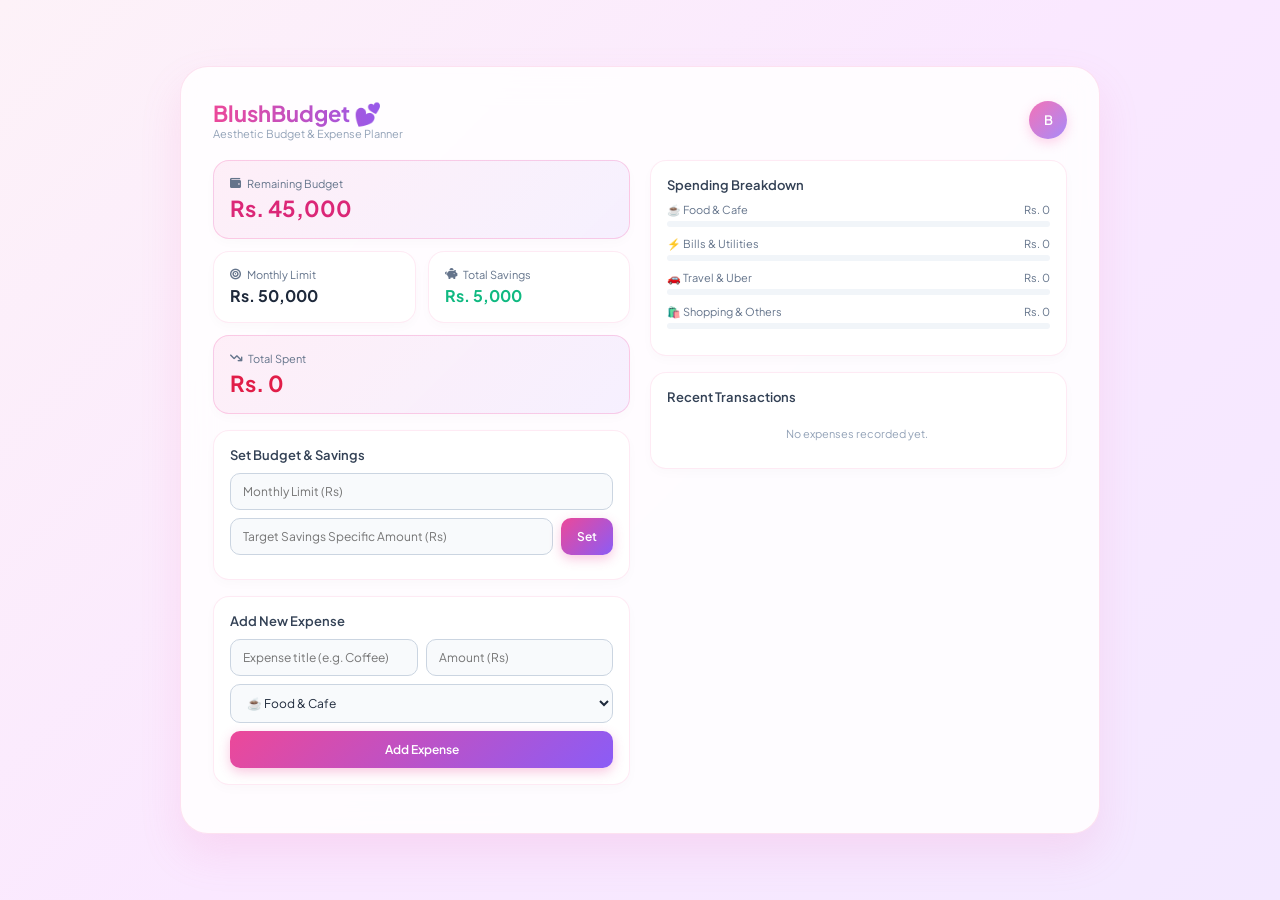
<file: BlushBudget/index.html>
<!DOCTYPE html>
<html lang="en">
<head>
    <meta charset="UTF-8">
    <meta name="viewport" content="width=device-width, initial-scale=1.0">
    <title>BlushBudget - Aesthetic Budget Planner</title>
    <link href="https://fonts.googleapis.com/css2?family=Plus+Jakarta+Sans:wght@400;500;600;700&display=swap" rel="stylesheet">
    <link rel="stylesheet" href="https://cdnjs.cloudflare.com/ajax/libs/font-awesome/6.4.0/css/all.min.css">
    <style>
        * {
            margin: 0;
            padding: 0;
            box-sizing: border-box;
            font-family: 'Plus Jakarta Sans', sans-serif;
        }

        body {
            background: linear-gradient(135deg, #fdf2f8 0%, #fae8ff 50%, #f3e8ff 100%);
            color: #475569;
            min-height: 100vh;
            padding: 20px;
            display: flex;
            justify-content: center;
            align-items: center;
        }

        /* Enhanced Smooth Entry Animation for Container */
        .container {
            width: 100%;
            max-width: 440px;
            background: rgba(255, 255, 255, 0.85);
            backdrop-filter: blur(16px);
            -webkit-backdrop-filter: blur(16px);
            border: 1px solid rgba(244, 114, 182, 0.2);
            border-radius: 28px;
            padding: 24px;
            box-shadow: 0 20px 40px rgba(244, 114, 182, 0.15);
            animation: fadeInScale 0.8s cubic-bezier(0.175, 0.885, 0.32, 1.275) forwards;
        }

        @keyframes fadeInScale {
            0% {
                opacity: 0;
                transform: translateY(30px) scale(0.95);
            }
            100% {
                opacity: 1;
                transform: translateY(0) scale(1);
            }
        }

        header {
            display: flex;
            justify-content: space-between;
            align-items: center;
            margin-bottom: 20px;
        }

        .logo h1 {
            font-size: 22px;
            font-weight: 700;
            background: linear-gradient(to right, #ec4899, #8b5cf6);
            -webkit-background-clip: text;
            -webkit-text-fill-color: transparent;
        }

        .logo p {
            font-size: 11px;
            color: #94a3b8;
        }

        .profile-icon {
            width: 38px;
            height: 38px;
            background: linear-gradient(135deg, #f472b6, #a78bfa);
            border-radius: 50%;
            display: flex;
            align-items: center;
            justify-content: center;
            color: white;
            font-weight: 600;
            font-size: 13px;
            box-shadow: 0 4px 12px rgba(244, 114, 182, 0.3);
            animation: pulseIcon 3s infinite ease-in-out;
        }

        @keyframes pulseIcon {
            0%, 100% { transform: scale(1); }
            50% { transform: scale(1.05); }
        }

        /* Balance Cards Grid */
        .cards-grid {
            display: grid;
            grid-template-columns: 1fr 1fr;
            gap: 12px;
            margin-bottom: 16px;
        }

        .card {
            background: #fff;
            border: 1px solid rgba(244, 114, 182, 0.15);
            padding: 16px;
            border-radius: 16px;
            box-shadow: 0 4px 12px rgba(0, 0, 0, 0.02);
            transition: transform 0.2s ease, box-shadow 0.2s ease;
        }

        .card:hover {
            transform: translateY(-2px);
            box-shadow: 0 6px 16px rgba(244, 114, 182, 0.1);
        }

        .card.full {
            grid-column: span 2;
            background: linear-gradient(135deg, rgba(244, 114, 182, 0.1), rgba(167, 139, 250, 0.1));
            border: 1px solid rgba(244, 114, 182, 0.3);
        }

        .card-title {
            font-size: 11px;
            color: #64748b;
            margin-bottom: 4px;
            display: flex;
            align-items: center;
            gap: 6px;
        }

        .card-amount {
            font-size: 18px;
            font-weight: 700;
            color: #1e293b;
            transition: all 0.3s ease;
        }

        /* Pop animation class for amount updates */
        .pop-effect {
            animation: popAmount 0.4s ease;
        }

        @keyframes popAmount {
            0% { transform: scale(1); }
            50% { transform: scale(1.08); color: #ec4899; }
            100% { transform: scale(1); }
        }

        .card.full .card-amount {
            font-size: 22px;
            color: #db2777;
        }

        /* Form Styling */
        .form-section {
            background: #fff;
            padding: 16px;
            border-radius: 16px;
            margin-bottom: 16px;
            border: 1px solid rgba(244, 114, 182, 0.15);
            box-shadow: 0 4px 12px rgba(0, 0, 0, 0.02);
        }

        .form-section h3 {
            font-size: 13px;
            margin-bottom: 10px;
            color: #334155;
            font-weight: 600;
        }

        .input-group {
            display: flex;
            gap: 8px;
            margin-bottom: 8px;
        }

        input, select {
            width: 100%;
            padding: 10px 12px;
            background: #f8fafc;
            border: 1px solid #cbd5e1;
            border-radius: 10px;
            color: #1e293b;
            font-size: 12px;
            outline: none;
            transition: all 0.3s;
        }

        input:focus, select:focus {
            border-color: #ec4899;
            background: #fff;
            box-shadow: 0 0 0 3px rgba(236, 72, 153, 0.15);
        }

        button.btn-primary {
            width: 100%;
            padding: 11px;
            background: linear-gradient(135deg, #ec4899, #8b5cf6);
            color: white;
            border: none;
            border-radius: 10px;
            font-weight: 600;
            font-size: 12px;
            cursor: pointer;
            transition: all 0.2s ease;
            box-shadow: 0 4px 12px rgba(236, 72, 153, 0.3);
        }

        button.btn-primary:hover {
            opacity: 0.9;
            transform: translateY(-1px);
            box-shadow: 0 6px 16px rgba(236, 72, 153, 0.4);
        }

        button.btn-primary:active {
            transform: translateY(0);
        }

        /* Breakdown Progress Bars */
        .breakdown-section {
            background: #fff;
            padding: 16px;
            border-radius: 16px;
            margin-bottom: 16px;
            border: 1px solid rgba(244, 114, 182, 0.15);
            box-shadow: 0 4px 12px rgba(0, 0, 0, 0.02);
        }

        .breakdown-section h3 {
            font-size: 13px;
            margin-bottom: 10px;
            color: #334155;
            font-weight: 600;
        }

        .category-progress {
            margin-bottom: 10px;
        }

        .category-info {
            display: flex;
            justify-content: space-between;
            font-size: 11px;
            margin-bottom: 4px;
            color: #64748b;
        }

        .progress-bar-bg {
            width: 100%;
            height: 6px;
            background: #f1f5f9;
            border-radius: 3px;
            overflow: hidden;
        }

        .progress-bar-fill {
            height: 100%;
            border-radius: 3px;
            transition: width 0.8s cubic-bezier(0.4, 0, 0.2, 1);
        }

        /* Transactions List */
        .transactions {
            background: #fff;
            padding: 16px;
            border-radius: 16px;
            border: 1px solid rgba(244, 114, 182, 0.15);
            box-shadow: 0 4px 12px rgba(0, 0, 0, 0.02);
        }

        .transactions h3 {
            font-size: 13px;
            margin-bottom: 10px;
            color: #334155;
            font-weight: 600;
        }

        .transaction-list {
            max-height: 160px;
            overflow-y: auto;
            padding-right: 4px;
        }

        .transaction-list::-webkit-scrollbar {
            width: 4px;
        }

        .transaction-list::-webkit-scrollbar-thumb {
            background: #cbd5e1;
            border-radius: 4px;
        }

        /* Enhanced Slide-in Animation for New Transactions */
        .transaction-item {
            display: flex;
            justify-content: space-between;
            align-items: center;
            background: #f8fafc;
            padding: 9px 12px;
            border-radius: 10px;
            margin-bottom: 8px;
            border: 1px solid #e2e8f0;
            animation: slideInItem 0.4s cubic-bezier(0.175, 0.885, 0.32, 1.275) forwards;
        }

        @keyframes slideInItem {
            0% {
                opacity: 0;
                transform: translateX(-20px) scale(0.95);
            }
            100% {
                opacity: 1;
                transform: translateX(0) scale(1);
            }
        }

        .t-details h4 {
            font-size: 12px;
            font-weight: 600;
            color: #1e293b;
        }

        .t-details span {
            font-size: 9px;
            color: #64748b;
            background: #e2e8f0;
            padding: 1px 6px;
            border-radius: 4px;
        }

        .t-right {
            display: flex;
            align-items: center;
            gap: 10px;
        }

        .t-amount {
            font-size: 12px;
            font-weight: 700;
            color: #e11d48;
        }

        .delete-btn {
            background: none;
            border: none;
            color: #f43f5e;
            cursor: pointer;
            font-size: 11px;
            opacity: 0.7;
            transition: all 0.2s;
        }

        .delete-btn:hover {
            opacity: 1;
            transform: scale(1.1);
        }

        .empty-state {
            text-align: center;
            font-size: 11px;
            color: #94a3b8;
            padding: 12px;
        }

        /* --- LAPTOP / DESKTOP RESPONSIVE VIEW (Screen > 900px) --- */
        @media (min-width: 900px) {
            .container {
                max-width: 920px;
                padding: 32px;
            }
            
            .desktop-dashboard {
                display: grid;
                grid-template-columns: 1fr 1fr;
                gap: 20px;
            }

            .full-span {
                grid-column: span 2;
            }

            .transaction-list {
                max-height: 220px;
            }
        }
    </style>
</head>
<body>

    <div class="container">
        <header class="full-span">
            <div class="logo">
                <h1>BlushBudget 💕</h1>
                <p>Aesthetic Budget & Expense Planner</p>
            </div>
            <div class="profile-icon">B</div>
        </header>

        <div class="desktop-dashboard">
            
            <div class="left-col">
                <div class="cards-grid">
                    <!-- Remaining Budget (Full Width) -->
                    <div class="card full">
                        <div class="card-title"><i class="fa-solid fa-wallet"></i> Remaining Budget</div>
                        <div class="card-amount" id="remainingBudget">Rs. 45,000</div>
                    </div>
                    <!-- Monthly Limit -->
                    <div class="card">
                        <div class="card-title"><i class="fa-solid fa-bullseye"></i> Monthly Limit</div>
                        <div class="card-amount" id="displayBudget" style="font-size: 16px;">Rs. 50,000</div>
                    </div>
                    <!-- Total Savings -->
                    <div class="card">
                        <div class="card-title"><i class="fa-solid fa-piggy-bank"></i> Total Savings</div>
                        <div class="card-amount" id="displaySavings" style="font-size: 16px; color: #10b981;">Rs. 5,000</div>
                    </div>
                    <!-- Total Spent (Full Width) -->
                    <div class="card full">
                        <div class="card-title"><i class="fa-solid fa-arrow-trend-down"></i> Total Spent</div>
                        <div class="card-amount" id="totalSpent" style="color: #e11d48;">Rs. 0</div>
                    </div>
                </div>

                <div class="form-section">
                    <h3>Set Budget & Savings</h3>
                    <div class="input-group" style="margin-bottom: 8px;">
                        <input type="number" id="budgetInput" placeholder="Monthly Limit (Rs)">
                    </div>
                    <div class="input-group">
                        <input type="number" id="savingsInput" placeholder="Target Savings Specific Amount (Rs)">
                        <button class="btn-primary" onclick="updateBudgetAndSavings()" style="width: auto; padding: 10px 16px;">Set</button>
                    </div>
                </div>

                <div class="form-section">
                    <h3>Add New Expense</h3>
                    <div class="input-group">
                        <input type="text" id="expenseName" placeholder="Expense title (e.g. Coffee)">
                        <input type="number" id="expenseAmount" placeholder="Amount (Rs)">
                    </div>
                    <div class="input-group" style="margin-bottom: 8px;">
                        <select id="expenseCategory">
                            <option value="Food">☕ Food & Cafe</option>
                            <option value="Bills">⚡ Bills & Utilities</option>
                            <option value="Travel">🚗 Travel & Uber</option>
                            <option value="Shopping">🛍️ Shopping & Skincare</option>
                            <option value="Others">🎀 Others</option>
                        </select>
                    </div>
                    <button class="btn-primary" onclick="addExpense()">Add Expense</button>
                </div>
            </div>

            <div class="right-col">
                <div class="breakdown-section">
                    <h3>Spending Breakdown</h3>
                    <div class="category-progress">
                        <div class="category-info">
                            <span>☕ Food & Cafe</span>
                            <span id="foodVal">Rs. 0</span>
                        </div>
                        <div class="progress-bar-bg"><div class="progress-bar-fill" id="foodBar" style="width: 0%; background: #ec4899;"></div></div>
                    </div>
                    <div class="category-progress">
                        <div class="category-info">
                            <span>⚡ Bills & Utilities</span>
                            <span id="billsVal">Rs. 0</span>
                        </div>
                        <div class="progress-bar-bg"><div class="progress-bar-fill" id="billsBar" style="width: 0%; background: #8b5cf6;"></div></div>
                    </div>
                    <div class="category-progress">
                        <div class="category-info">
                            <span>🚗 Travel & Uber</span>
                            <span id="travelVal">Rs. 0</span>
                        </div>
                        <div class="progress-bar-bg"><div class="progress-bar-fill" id="travelBar" style="width: 0%; background: #3b82f6;"></div></div>
                    </div>
                    <div class="category-progress">
                        <div class="category-info">
                            <span>🛍️ Shopping & Others</span>
                            <span id="otherVal">Rs. 0</span>
                        </div>
                        <div class="progress-bar-bg"><div class="progress-bar-fill" id="otherBar" style="width: 0%; background: #10b981;"></div></div>
                    </div>
                </div>

                <div class="transactions">
                    <h3>Recent Transactions</h3>
                    <div class="transaction-list" id="transactionList">
                        <div class="empty-state">No expenses recorded yet.</div>
                    </div>
                </div>
            </div>

        </div>
    </div>

    <script>
        let monthlyBudget = localStorage.getItem('blush_budget') ? parseFloat(localStorage.getItem('blush_budget')) : 50000;
        let targetSavings = localStorage.getItem('blush_savings') ? parseFloat(localStorage.getItem('blush_savings')) : 5000; 
        let expenses = localStorage.getItem('blush_expenses') ? JSON.parse(localStorage.getItem('blush_expenses')) : [];

        updateUI();

        function saveData() {
            localStorage.setItem('blush_budget', monthlyBudget);
            localStorage.setItem('blush_savings', targetSavings);
            localStorage.setItem('blush_expenses', JSON.stringify(expenses));
        }

        function triggerPop(elementId) {
            const el = document.getElementById(elementId);
            el.classList.remove('pop-effect');
            void el.offsetWidth; // Trigger reflow
            el.classList.add('pop-effect');
        }

        function updateBudgetAndSavings() {
            const bInput = document.getElementById('budgetInput').value;
            const sInput = document.getElementById('savingsInput').value;

            let updated = false;
            if(bInput && bInput > 0) {
                monthlyBudget = parseFloat(bInput);
                document.getElementById('budgetInput').value = '';
                updated = true;
            }
            if(sInput !== '') {
                targetSavings = parseFloat(sInput) >= 0 ? parseFloat(sInput) : 0;
                document.getElementById('savingsInput').value = '';
                updated = true;
            }

            if(updated) {
                saveData();
                updateUI();
                triggerPop('remainingBudget');
            } else {
                alert('Please enter a valid budget or savings amount.');
            }
        }

        function addExpense() {
            const name = document.getElementById('expenseName').value;
            const amount = parseFloat(document.getElementById('expenseAmount').value);
            const category = document.getElementById('expenseCategory').value;

            if(!name || !amount || amount <= 0) {
                alert('Please enter a valid title and amount.');
                return;
            }

            const expense = {
                id: Date.now(),
                name,
                amount,
                category
            };

            expenses.unshift(expense);
            document.getElementById('expenseName').value = '';
            document.getElementById('expenseAmount').value = '';
            saveData();
            updateUI();
            triggerPop('remainingBudget');
            triggerPop('totalSpent');
        }

        function deleteExpense(id) {
            expenses = expenses.filter(item => item.id !== id);
            saveData();
            updateUI();
            triggerPop('remainingBudget');
            triggerPop('totalSpent');
        }

        function updateUI() {
            let totalSpent = expenses.reduce((acc, item) => acc + item.amount, 0);
            let remaining = monthlyBudget - totalSpent - targetSavings;

            document.getElementById('displayBudget').innerText = `Rs. ${monthlyBudget.toLocaleString()}`;
            document.getElementById('displaySavings').innerText = `Rs. ${targetSavings.toLocaleString()}`;
            document.getElementById('totalSpent').innerText = `Rs. ${totalSpent.toLocaleString()}`;
            document.getElementById('remainingBudget').innerText = `Rs. ${remaining.toLocaleString()}`;

            let foodTotal = expenses.filter(i => i.category === 'Food').reduce((a, b) => a + b.amount, 0);
            let billsTotal = expenses.filter(i => i.category === 'Bills').reduce((a, b) => a + b.amount, 0);
            let travelTotal = expenses.filter(i => i.category === 'Travel').reduce((a, b) => a + b.amount, 0);
            let otherTotal = expenses.filter(i => i.category === 'Shopping' || i.category === 'Others').reduce((a, b) => a + b.amount, 0);

            document.getElementById('foodVal').innerText = `Rs. ${foodTotal}`;
            document.getElementById('billsVal').innerText = `Rs. ${billsTotal}`;
            document.getElementById('travelVal').innerText = `Rs. ${travelTotal}`;
            document.getElementById('otherVal').innerText = `Rs. ${otherTotal}`;

            let calcPercent = (val) => totalSpent > 0 ? Math.min(Math.round((val / totalSpent) * 100), 100) : 0;
            
            document.getElementById('foodBar').style.width = calcPercent(foodTotal) + '%';
            document.getElementById('billsBar').style.width = calcPercent(billsTotal) + '%';
            document.getElementById('travelBar').style.width = calcPercent(travelTotal) + '%';
            document.getElementById('otherBar').style.width = calcPercent(otherTotal) + '%';

            const listEl = document.getElementById('transactionList');
            if(expenses.length === 0) {
                listEl.innerHTML = `<div class="empty-state">No expenses recorded yet.</div>`;
                return;
            }

            let html = '';
            expenses.forEach(item => {
                html += `
                    <div class="transaction-item">
                        <div class="t-details">
                            <h4>${item.name}</h4>
                            <span>${item.category}</span>
                        </div>
                        <div class="t-right">
                            <span class="t-amount">-Rs. ${item.amount}</span>
                            <button class="delete-btn" onclick="deleteExpense(${item.id})"><i class="fa-solid fa-trash"></i></button>
                        </div>
                    </div>
                `;
            });
            listEl.innerHTML = html;
        }
    </script>
</body>
</html>
</file>
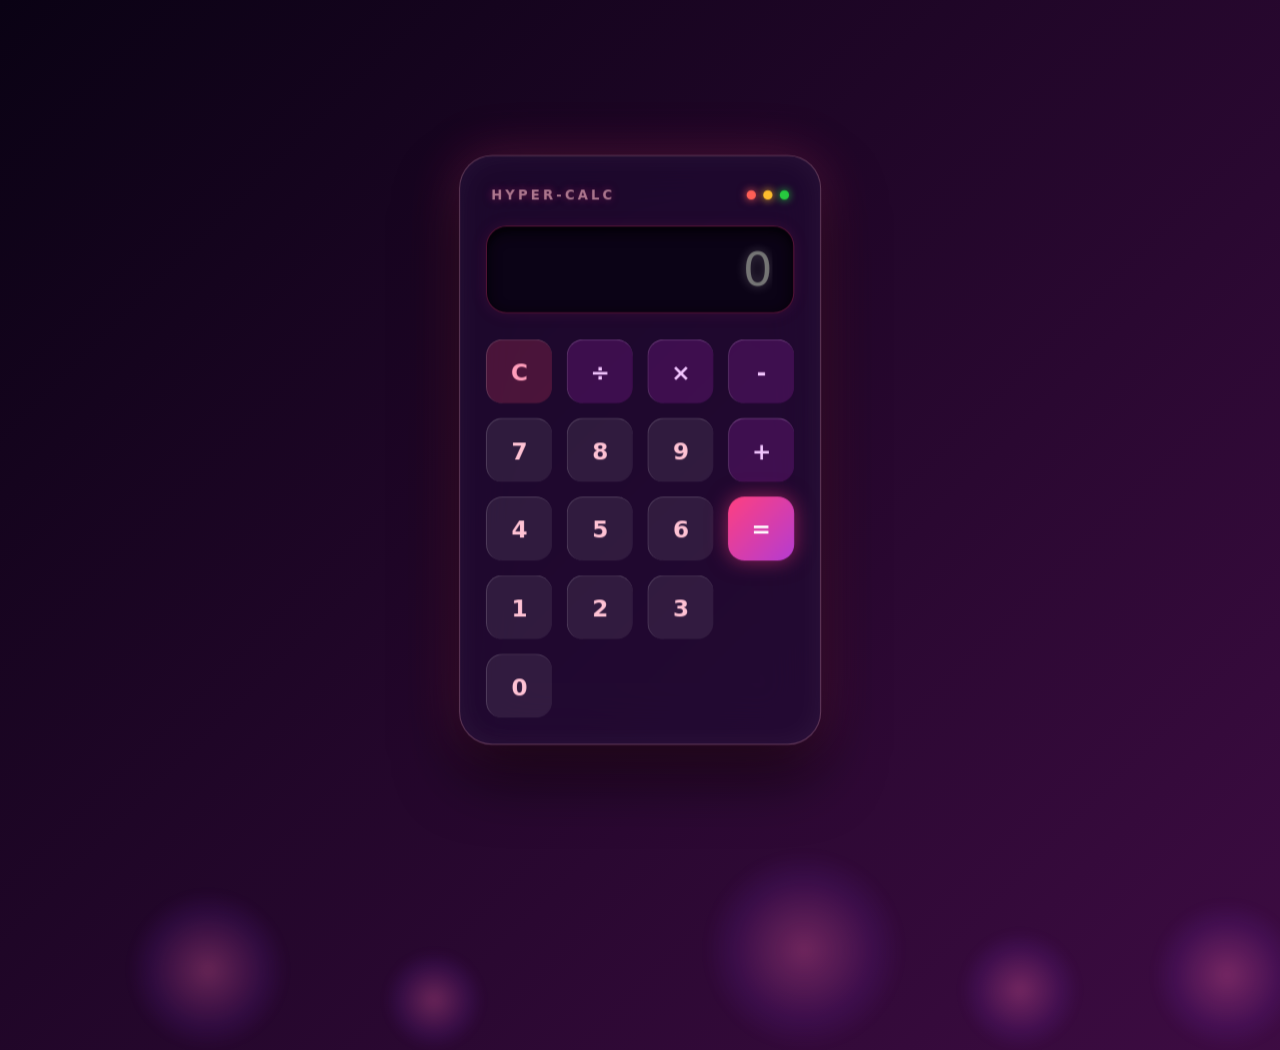
<file: calculator/index.html>
<!DOCTYPE html>
<html lang="en">
<head>
    <meta charset="UTF-8">
    <meta name="viewport" content="width=device-width, initial-scale=1.0">
    <title>Dynamic 3D Hyper-Calc</title>
    <link rel="stylesheet" href="style.css">
</head>
<body>

    <!-- Dynamic Bubbly Floating Layer -->
    <div class="bubble-container">
        <div class="bubble"></div>
        <div class="bubble"></div>
        <div class="bubble"></div>
        <div class="bubble"></div>
        <div class="bubble"></div>
        <div class="bubble"></div>
        <div class="bubble"></div>
    </div>

    <!-- Main 3D Auto-Moving Container -->
    <div class="calculator-container" id="tilt-container">
        <div class="calculator">
            
            <!-- Top Bar with Premium Dot UI -->
            <div class="calc-header">
                <span class="brand-text">HYPER-CALC</span>
                <div class="dots">
                    <span class="dot red"></span>
                    <span class="dot yellow"></span>
                    <span class="dot green"></span>
                </div>
            </div>

            <!-- Display Screen -->
            <input type="text" id="display" readonly placeholder="0">
            
            <!-- Buttons Grid Layout -->
            <div class="buttons">
                <button class="btn clear" onclick="pressButton('clear')">C</button>
                <button class="btn operator" onclick="pressButton('/')">÷</button>
                <button class="btn operator" onclick="pressButton('*')">×</button>
                <button class="btn operator" onclick="pressButton('-')">-</button>
                
                <button class="btn" onclick="pressButton('7')">7</button>
                <button class="btn" onclick="pressButton('8')">8</button>
                <button class="btn" onclick="pressButton('9')">9</button>
                <button class="btn operator" onclick="pressButton('+')">+</button>
                
                <button class="btn" onclick="pressButton('4')">4</button>
                <button class="btn" onclick="pressButton('5')">5</button>
                <button class="btn" onclick="pressButton('6')">6</button>
                <button class="btn equal" onclick="pressButton('equal')">=</button>
                
                <button class="btn" onclick="pressButton('1')">1</button>
                <button class="btn" onclick="pressButton('2')">2</button>
                <button class="btn" onclick="pressButton('3')">3</button>
                <button class="btn" onclick="pressButton('0')">0</button>
            </div>
        </div>
    </div>

    <script src="script.js"></script>
</body>
</html>
</file>
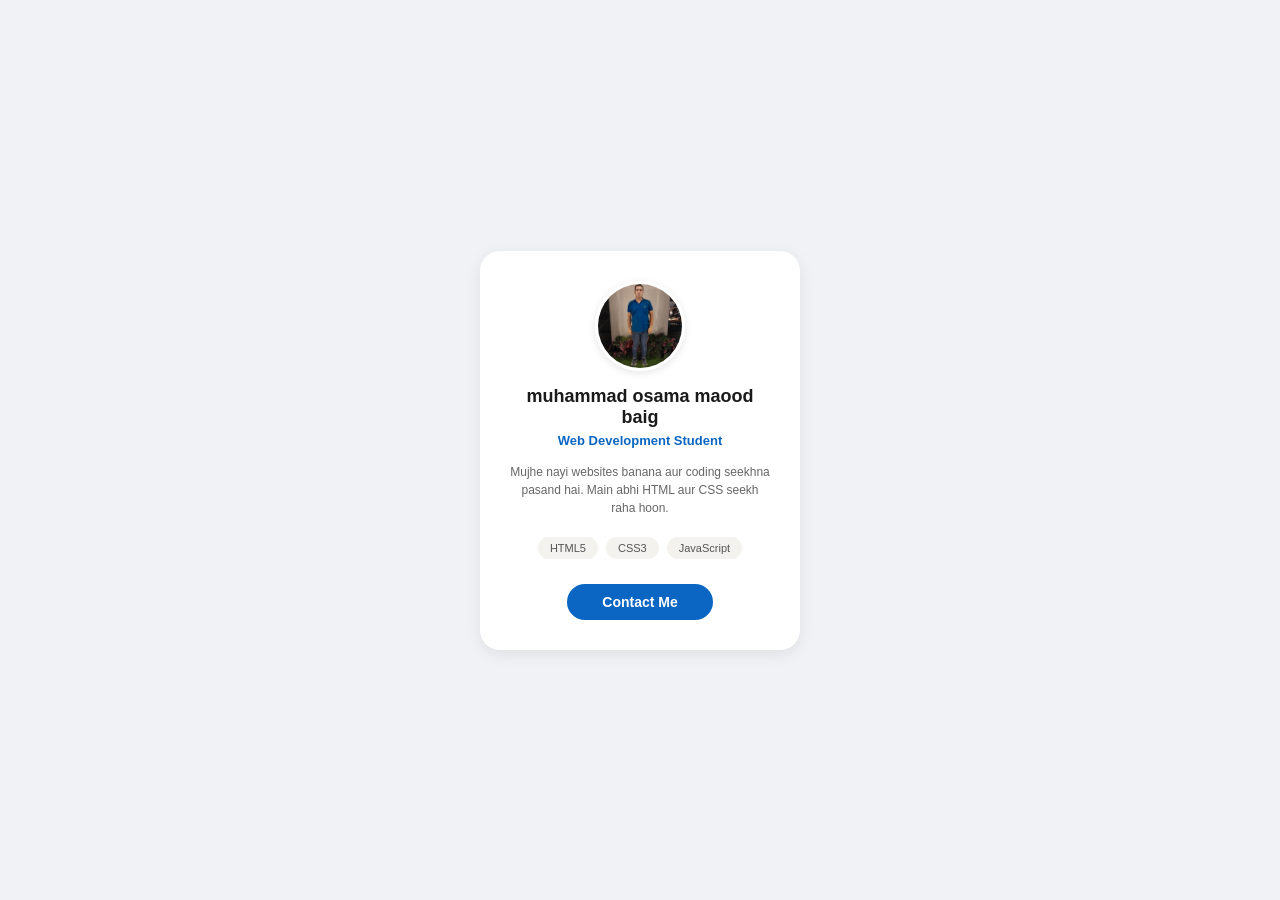
<file: card/index.html>
<!DOCTYPE html>
<html lang="en">
<head>
    <meta charset="UTF-8">
    <meta name="viewport" content="width=device-width, initial-scale=1.0">
    <title>Profile Card</title>
    <link rel="stylesheet" href="style.css">
</head>
<body>

    <div class="profile-card">
        <!-- Profile Image -->
        <div class="img-container">
            <img src="profile.jpg" alt="Muhammad Osama Maood Baig">
        </div>

        <!-- Name -->
        <h2>muhammad osama maood <br>baig</h2>

        <!-- Role -->
        <p class="role">Web Development Student</p>

        <!-- Description -->
        <p class="description">
            Mujhe nayi websites banana aur coding seekhna pasand hai. Main abhi HTML aur CSS seekh raha hoon.
        </p>

        <!-- Tech Badges -->
        <div class="skills">
            <span>HTML5</span>
            <span>CSS3</span>
            <span>JavaScript</span>
        </div>

        <!-- Corrected Contact Button -->
        <a href="#" class="contact-btn">Contact Me</a>
        
    </div>

</body>
</html>
</file>
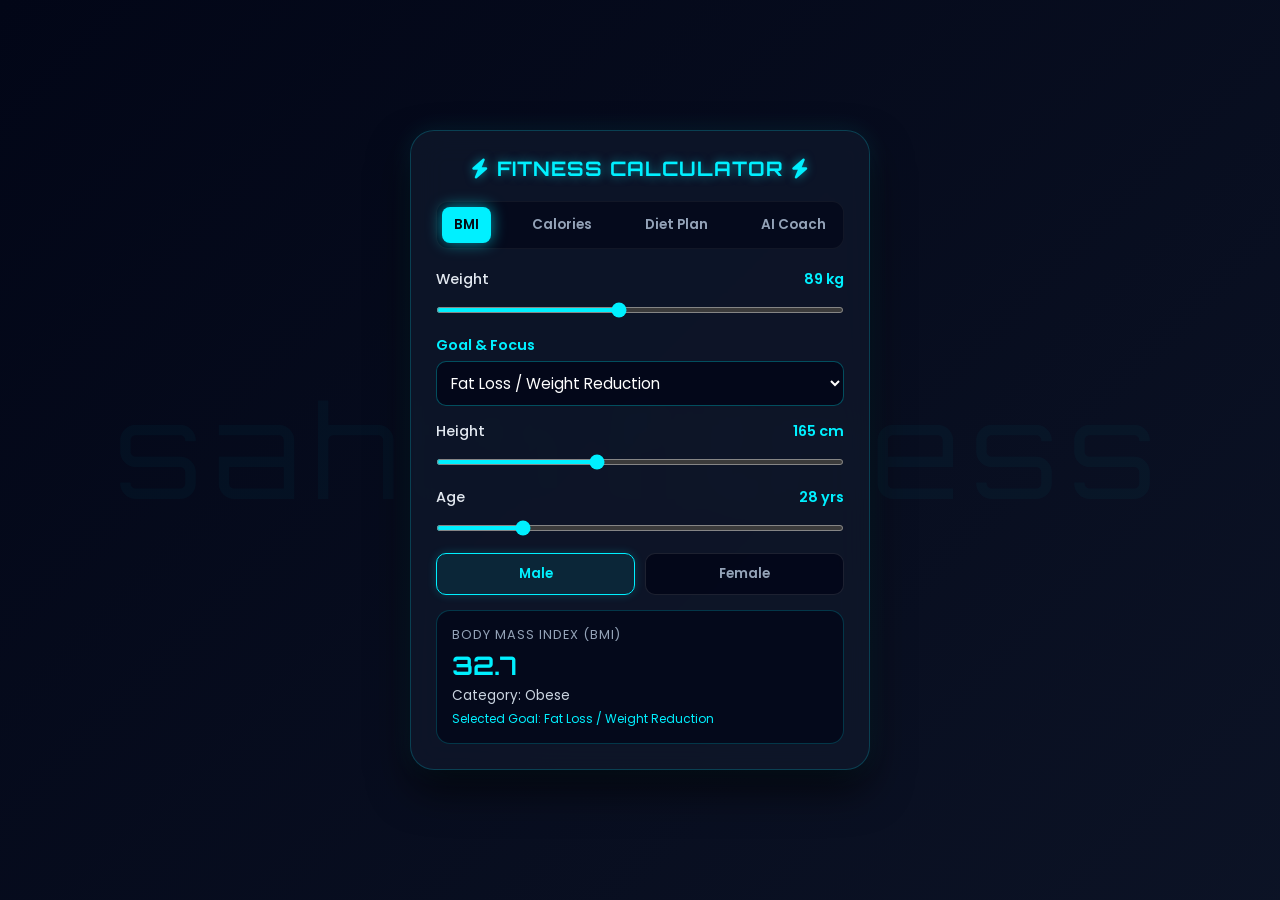
<file: diet calculator/index.html>
<!DOCTYPE html>
<html lang="en">
<head>
    <meta charset="UTF-8">
    <meta name="viewport" content="width=device-width, initial-scale=1.0">
    <title>3D Fitness Utility Calculator</title>
    <link href="https://fonts.googleapis.com/css2?family=Orbitron:wght@400;600;800&family=Poppins:wght@300;400;500;600&display=swap" rel="stylesheet">
    <link rel="stylesheet" href="https://cdnjs.cloudflare.com/ajax/libs/font-awesome/6.4.0/css/all.min.css">
    
    <style>
        * { box-sizing: border-box; margin: 0; padding: 0; font-family: 'Poppins', sans-serif; }
        body {
            background: linear-gradient(-45deg, #050b14, #0a192f, #0f172a, #020617);
            background-size: 400% 400%;
            animation: gradientBG 15s ease infinite;
            color: #e2e8f0; min-height: 100vh;
            display: flex; justify-content: center; align-items: center;
            overflow-x: hidden; position: relative;
        }
        @keyframes gradientBG {
            0% { background-position: 0% 50%; }
            50% { background-position: 100% 50%; }
            100% { background-position: 0% 50%; }
        }
        body::before {
            content: "sahth fitness";
            position: absolute; font-family: 'Orbitron', sans-serif;
            font-size: 8rem; color: rgba(0, 240, 255, 0.03);
            white-space: nowrap; z-index: 0; user-select: none; pointer-events: none; letter-spacing: 10px;
        }
        .container {
            position: relative; z-index: 1; width: 460px;
            background: rgba(15, 23, 42, 0.85); backdrop-filter: blur(16px);
            border: 1px solid rgba(0, 240, 255, 0.2); border-radius: 24px; padding: 25px;
            box-shadow: 0 20px 40px rgba(0, 0, 0, 0.6), 0 0 25px rgba(0, 240, 255, 0.1);
        }
        .header { text-align: center; margin-bottom: 20px; }
        .header h1 { font-family: 'Orbitron', sans-serif; font-size: 1.25rem; color: #00f0ff; letter-spacing: 1px; text-shadow: 0 0 10px rgba(0, 240, 255, 0.5); }
        .tabs { display: flex; justify-content: space-between; background: rgba(2, 6, 23, 0.6); border-radius: 12px; padding: 5px; margin-bottom: 20px; border: 1px solid rgba(255, 255, 255, 0.05); }
        .tab-btn { background: transparent; border: none; color: #94a3b8; font-size: 0.85rem; font-weight: 600; padding: 8px 12px; border-radius: 8px; cursor: pointer; transition: all 0.3s ease; }
        .tab-btn.active { background: #00f0ff; color: #050b14; box-shadow: 0 0 15px rgba(0, 240, 255, 0.6); }
        .panel { display: none; }
        .panel.active { display: block; animation: fadeIn 0.4s ease; }
        @keyframes fadeIn { from { opacity: 0; transform: translateY(5px); } to { opacity: 1; transform: translateY(0); } }
        .input-group { margin-bottom: 15px; }
        .label-row { display: flex; justify-content: space-between; font-size: 0.9rem; margin-bottom: 5px; font-weight: 500; }
        .label-row span:last-child { color: #00f0ff; font-weight: 600; }
        select, input[type="range"] { width: 100%; background: rgba(2, 6, 23, 0.8); border: 1px solid rgba(0, 240, 255, 0.3); border-radius: 10px; color: #fff; padding: 10px; outline: none; font-size: 0.95rem; }
        select { cursor: pointer; }
        input[type="range"] { accent-color: #00f0ff; padding: 0; height: 6px; background: #1e293b; margin-top: 8px; }
        .gender-container { display: flex; gap: 10px; margin-top: 15px; }
        .gender-btn { flex: 1; background: rgba(2, 6, 23, 0.8); border: 1px solid rgba(255, 255, 255, 0.1); color: #94a3b8; padding: 10px; border-radius: 10px; cursor: pointer; font-weight: 600; transition: all 0.3s; }
        .gender-btn.active { border-color: #00f0ff; color: #00f0ff; background: rgba(0, 240, 255, 0.08); box-shadow: 0 0 10px rgba(0, 240, 255, 0.2); }
        .result-card { background: rgba(2, 6, 23, 0.7); border: 1px solid rgba(0, 240, 255, 0.2); border-radius: 14px; padding: 15px; margin-top: 15px; }
        .result-title { font-size: 0.8rem; color: #94a3b8; text-transform: uppercase; letter-spacing: 1px; margin-bottom: 5px; }
        .result-value { font-family: 'Orbitron', sans-serif; font-size: 1.6rem; color: #00f0ff; font-weight: 700; }
        .result-desc { font-size: 0.85rem; margin-top: 5px; color: #cbd5e1; }
        .scroll-box { max-height: 250px; overflow-y: auto; padding-right: 5px; }
        .scroll-box::-webkit-scrollbar { width: 5px; }
        .scroll-box::-webkit-scrollbar-thumb { background: #00f0ff; border-radius: 10px; }
        .diet-item { background: rgba(15, 23, 42, 0.6); border-left: 3px solid #00f0ff; padding: 10px; margin-bottom: 10px; border-radius: 0 8px 8px 0; font-size: 0.85rem; }
        .diet-item h4 { color: #00f0ff; font-size: 0.9rem; margin-bottom: 3px; }
        .macro-bars { margin-top: 10px; display: flex; flex-direction: column; gap: 6px; }
        .macro-row { display: flex; justify-content: space-between; font-size: 0.75rem; }
        .macro-bar-bg { background: #1e293b; height: 6px; border-radius: 4px; overflow: hidden; }
        .macro-fill { height: 100%; background: #00f0ff; width: 0%; transition: width 0.5s ease; }
        .chat-box { background: rgba(2, 6, 23, 0.8); border: 1px solid rgba(0, 240, 255, 0.2); border-radius: 12px; height: 190px; overflow-y: auto; padding: 12px; font-size: 0.85rem; margin-bottom: 10px; }
        .chat-msg { margin-bottom: 10px; line-height: 1.4; }
        .chat-msg.ai { color: #cbd5e1; }
        .chat-msg.user { color: #00f0ff; text-align: right; }
        .chips-container { display: flex; gap: 6px; overflow-x: auto; margin-bottom: 8px; padding-bottom: 4px; }
        .chips-container::-webkit-scrollbar { display: none; }
        .chip { background: rgba(0, 240, 255, 0.1); border: 1px solid rgba(0, 240, 255, 0.3); color: #00f0ff; padding: 5px 12px; border-radius: 20px; font-size: 0.75rem; cursor: pointer; white-space: nowrap; transition: all 0.2s; font-weight: 500; }
        .chip:hover { background: #00f0ff; color: #020617; box-shadow: 0 0 8px rgba(0, 240, 255, 0.5); }
        .chat-input-row { display: flex; gap: 8px; align-items: center; }
        .chat-input-row input { flex: 1; padding: 10px 14px; font-size: 0.85rem; border-radius: 8px; background: rgba(2, 6, 23, 0.8); border: 1px solid rgba(0, 240, 255, 0.3); color: #fff; outline: none; }
        .mic-btn { background: rgba(2, 6, 23, 0.8); border: 1px solid rgba(0, 240, 255, 0.3); color: #00f0ff; width: 40px; height: 40px; border-radius: 8px; cursor: pointer; display: flex; align-items: center; justify-content: center; font-size: 1rem; transition: 0.2s; }
        .mic-btn.listening { background: #ef4444; color: #fff; border-color: #ef4444; animation: pulseMic 1.5s infinite; }
        @keyframes pulseMic { 0% { box-shadow: 0 0 0 0 rgba(239, 68, 68, 0.4); } 70% { box-shadow: 0 0 0 10px rgba(239, 68, 68, 0); } 100% { box-shadow: 0 0 0 0 rgba(239, 68, 68, 0); } }
        .send-btn { background: #00f0ff; border: none; color: #020617; width: 40px; height: 40px; border-radius: 8px; cursor: pointer; display: flex; align-items: center; justify-content: center; font-weight: bold; transition: 0.2s; }
        .send-btn:hover { background: #38bdf8; box-shadow: 0 0 10px rgba(0, 240, 255, 0.5); }
    </style>
</head>
<body>

    <div class="container">
        <div class="header">
            <h1><i class="fa-solid fa-bolt"></i> FITNESS CALCULATOR <i class="fa-solid fa-bolt"></i></h1>
        </div>

        <!-- Navigation Tabs -->
        <div class="tabs">
            <button class="tab-btn active" onclick="switchTab('bmi')">BMI</button>
            <button class="tab-btn" onclick="switchTab('calories')">Calories</button>
            <button class="tab-btn" onclick="switchTab('diet')">Diet Plan</button>
            <button class="tab-btn" onclick="switchTab('ai')">AI Coach</button>
        </div>

        <!-- PANEL 1: BMI -->
        <div id="bmi-panel" class="panel active">
            <div class="input-group">
                <div class="label-row"><span>Weight</span><span id="weight-val">89 kg</span></div>
                <input type="range" id="weight-slider" min="40" max="150" value="89" oninput="calculateFitness()">
            </div>
            <div class="input-group">
                <div class="label-row"><span>Goal & Focus</span></div>
                <select id="goal-select" onchange="calculateFitness()">
                    <option value="Fat Loss / Weight Reduction">Fat Loss / Weight Reduction</option>
                    <option value="Muscle Building / Hypertrophy">Muscle Building / Hypertrophy</option>
                    <option value="Maintenance">Maintenance</option>
                </select>
            </div>
            <div class="input-group">
                <div class="label-row"><span>Height</span><span id="height-val">165 cm</span></div>
                <input type="range" id="height-slider" min="130" max="220" value="165" oninput="calculateFitness()">
            </div>
            <div class="input-group">
                <div class="label-row"><span>Age</span><span id="age-val">28 yrs</span></div>
                <input type="range" id="age-slider" min="15" max="80" value="28" oninput="calculateFitness()">
            </div>
            <div class="gender-container">
                <button class="gender-btn active" id="male-btn" onclick="setGender('male')">Male</button>
                <button class="gender-btn" id="female-btn" onclick="setGender('female')">Female</button>
            </div>
            <div class="result-card">
                <div class="result-title">Body Mass Index (BMI)</div>
                <div class="result-value" id="bmi-result">32.7</div>
                <div class="result-desc" id="bmi-category">Category: Obese</div>
                <div class="result-desc" style="color: #00f0ff; font-size: 0.75rem; margin-top: 4px;" id="goal-display">Selected Goal: Fat Loss / Weight Reduction</div>
            </div>
        </div>

        <!-- PANEL 2: Calories -->
        <div id="calories-panel" class="panel">
            <div class="result-card" style="margin-top: 0;">
                <div class="result-title">Estimated Daily Calorie Needs (BMR + Activity)</div>
                <div class="result-value" id="calorie-result">2,456 kcal</div>
                <div class="result-desc">Based on your weight, height, and age metrics.</div>
            </div>
            <div class="result-card">
                <div class="result-title">Daily Macronutrient Split Target</div>
                <div class="macro-bars">
                    <div class="macro-row"><span>Protein (35%)</span><span id="macro-p">180g</span></div>
                    <div class="macro-bar-bg"><div class="macro-fill" id="fill-p" style="width: 35%;"></div></div>
                    <div class="macro-row" style="margin-top:4px;"><span>Carbs (40%)</span><span id="macro-c">205g</span></div>
                    <div class="macro-bar-bg"><div class="macro-fill" id="fill-c" style="width: 40%;"></div></div>
                    <div class="macro-row" style="margin-top:4px;"><span>Fats (25%)</span><span id="macro-f">57g</span></div>
                    <div class="macro-bar-bg"><div class="macro-fill" id="fill-f" style="width: 25%;"></div></div>
                </div>
            </div>
            <div class="result-card" style="display: flex; align-items: center; justify-content: space-between;">
                <div>
                    <div class="result-title">Water Intake Goal</div>
                    <div class="result-value" id="water-goal" style="font-size: 1.3rem;">3.5 Liters</div>
                </div>
                <i class="fa-solid fa-droplet" style="font-size: 2rem; color: #00f0ff; text-shadow: 0 0 10px rgba(0,240,255,0.5);"></i>
            </div>
        </div>

        <!-- PANEL 3: Diet Plan -->
        <div id="diet-panel" class="panel">
            <div class="result-title" style="margin-bottom: 8px;">Target Goal Diet Blueprint</div>
            <div class="scroll-box">
                <div class="diet-item"><h4>Breakfast (514 kcal)</h4><p>Oats with skimmed milk & 1 fresh apple</p></div>
                <div class="diet-item"><h4>Lunch (514 kcal)</h4><p>Grilled chicken breast with brown rice & green salad</p></div>
                <div class="diet-item"><h4>Evening Snack (514 kcal)</h4><p>Green tea & a handful of raw almonds</p></div>
                <div class="diet-item"><h4>Dinner (514 kcal)</h4><p>Boiled egg whites & steamed mixed vegetables</p></div>
            </div>
            <div style="text-align: right; font-size: 0.8rem; margin-top: 10px; color: #00f0ff; font-weight: 600;">Plan Total Calories: 2,056 kcal</div>
        </div>

        <!-- PANEL 4: AI Coach -->
        <div id="ai-panel" class="panel">
            <div class="chat-box" id="chat-messages">
                <div class="chat-msg ai">Hello! Ask me for a 5, 10, 20, or 50 days diet plan via typing or voice mic! 🎙️</div>
            </div>
            
            <div class="chips-container">
                <div class="chip" onclick="quickPrompt('5 Days Plan')">5 Days Plan</div>
                <div class="chip" onclick="quickPrompt('10 Days Plan')">10 Days Plan</div>
                <div class="chip" onclick="quickPrompt('20 Days Plan')">20 Days Plan</div>
                <div class="chip" onclick="quickPrompt('50 Days Plan')">50 Days Plan</div>
            </div>

            <div class="chat-input-row">
                <button class="mic-btn" id="mic-button" onclick="toggleSpeechRecognition()" title="Click to Speak"><i class="fa-solid fa-microphone"></i></button>
                <input type="text" id="chat-input" placeholder="Type or use mic for 5, 10, 20, 50 days..." onkeypress="handleKey(event)">
                <button class="send-btn" onclick="sendAiMessage()"><i class="fa-solid fa-paper-plane"></i></button>
            </div>
        </div>
    </div>

    <script>
        let currentGender = 'male';
        let recognition = null;
        let isListening = false;

        // Initialize Speech Recognition
        if ('webkitSpeechRecognition' in window || 'SpeechRecognition' in window) {
            const SpeechRecognition = window.SpeechRecognition || window.webkitSpeechRecognition;
            recognition = new SpeechRecognition();
            recognition.continuous = false;
            recognition.interimResults = false;
            recognition.lang = 'en-US';

            recognition.onstart = function() {
                isListening = true;
                const micBtn = document.getElementById('mic-button');
                micBtn.classList.add('listening');
                document.getElementById('chat-input').placeholder = "Listening... Speak now!";
            };

            recognition.onresult = function(event) {
                const speechToText = event.results[0][0].transcript;
                document.getElementById('chat-input').value = speechToText;
                sendAiMessage();
            };

            recognition.onerror = function(event) {
                console.error("Speech recognition error", event.error);
                stopListeningState();
            };

            recognition.onend = function() {
                stopListeningState();
            };
        }

        function toggleSpeechRecognition() {
            if (!recognition) {
                alert("Speech recognition is not supported in your browser. Please use Google Chrome.");
                return;
            }
            if (isListening) {
                recognition.stop();
            } else {
                try {
                    recognition.start();
                } catch(e) {
                    console.log(e);
                }
            }
        }

        function stopListeningState() {
            isListening = false;
            const micBtn = document.getElementById('mic-button');
            if(micBtn) micBtn.classList.remove('listening');
            const inputField = document.getElementById('chat-input');
            if(inputField) inputField.placeholder = "Type or use mic for 5, 10, 20, 50 days...";
        }

        function switchTab(tabId) {
            document.querySelectorAll('.panel').forEach(p => p.classList.remove('active'));
            document.querySelectorAll('.tab-btn').forEach(b => b.classList.remove('active'));
            document.getElementById(tabId + '-panel').classList.add('active');
            event.currentTarget.classList.add('active');
        }

        function setGender(gender) {
            currentGender = gender;
            document.getElementById('male-btn').classList.toggle('active', gender === 'male');
            document.getElementById('female-btn').classList.toggle('active', gender === 'female');
            calculateFitness();
        }

        function calculateFitness() {
            const weight = parseInt(document.getElementById('weight-slider').value);
            const height = parseInt(document.getElementById('height-slider').value);
            const age = parseInt(document.getElementById('age-slider').value);
            const goal = document.getElementById('goal-select').value;

            document.getElementById('weight-val').innerText = weight + ' kg';
            document.getElementById('height-val').innerText = height + ' cm';
            document.getElementById('age-val').innerText = age + ' yrs';
            document.getElementById('goal-display').innerText = 'Selected Goal: ' + goal;

            localStorage.setItem('fitness_weight', weight);
            localStorage.setItem('fitness_height', height);
            localStorage.setItem('fitness_age', age);
            localStorage.setItem('fitness_goal', goal);

            const heightM = height / 100;
            const bmi = (weight / (heightM * heightM)).toFixed(1);
            document.getElementById('bmi-result').innerText = bmi;

            let category = "Normal weight";
            if (bmi < 18.5) category = "Underweight";
            else if (bmi >= 25 && bmi < 30) category = "Overweight";
            else if (bmi >= 30) category = "Obese";
            document.getElementById('bmi-category').innerText = "Category: " + category;

            let bmr = (10 * weight) + (6.25 * height) - (5 * age);
            bmr = (currentGender === 'male') ? (bmr + 5) : (bmr - 161);
            const totalCalories = Math.round(bmr * 1.375);
            document.getElementById('calorie-result').innerText = totalCalories.toLocaleString() + ' kcal';

            document.getElementById('macro-p').innerText = Math.round((totalCalories * 0.35) / 4) + 'g';
            document.getElementById('macro-c').innerText = Math.round((totalCalories * 0.40) / 4) + 'g';
            document.getElementById('macro-f').innerText = Math.round((totalCalories * 0.25) / 9) + 'g';

            const waterLiters = ((weight * 0.035).toFixed(1));
            document.getElementById('water-goal').innerText = waterLiters + ' Liters';
        }

        // Smart Diet Plan Generator Logic with corrected priority (50 checked first)
        function sendAiMessage() {
            const inputField = document.getElementById('chat-input');
            const text = inputField.value.trim();
            if(!text) return;

            appendChat(text, 'user');
            inputField.value = '';

            setTimeout(() => {
                const query = text.toLowerCase();
                let response = "Here is your customized routine: Focus on lean protein, fresh greens, and proper hydration!";

                if (query.includes('50') || query.includes('unlimited')) {
                    response = "📋 **50-Day Unlimited Lifestyle Plan:**<br>• Month 1: Habit building & tracking macros daily via this app.<br>• Month 2: Progressive overload weight lifting + HIIT cardio.<br>• Rotation: Switch protein sources every 10 days.<br>• Rule: 80% nutrition discipline, 20% workout consistency!";
                } 
                else if (query.includes('5')) {
                    response = "📋 **5-Day Rapid Shred Plan:**<br>• Day 1-2: Low Carb, High Protein (Boiled eggs & chicken breast).<br>• Day 3: Liquid & Detox (Green tea, lemon water, black coffee).<br>• Day 4-5: Balanced Greens & Grilled Fish.<br>• Target: Quick metabolic jumpstart.";
                } 
                else if (query.includes('10')) {
                    response = "📋 **10-Day Transformation Plan:**<br>• Days 1-5: Clean eating (Oats, chicken, brown rice, zero sugar).<br>• Days 6-10: Carb-cycling with intense workouts.<br>• Target: Noticeable fat loss & increased energy levels.";
                } 
                else if (query.includes('20')) {
                    response = "📋 **20-Day Full Structural Blueprint:**<br>• Phase 1 (1-10): Strict caloric deficit & clean hydration.<br>• Phase 2 (11-20): Muscle retention macros (Protein 40%, Carbs 30%, Fats 30%).<br>• Target: Sustainable body recomposition.";
                }

                appendTypewriterChat(response, 'ai');
            }, 500);
        }

        function quickPrompt(promptText) {
            document.getElementById('chat-input').value = promptText;
            sendAiMessage();
        }

        function handleKey(e) {
            if(e.key === 'Enter') sendAiMessage();
        }

        function appendChat(text, sender) {
            const box = document.getElementById('chat-messages');
            const div = document.createElement('div');
            div.className = `chat-msg ${sender}`;
            div.innerText = text;
            box.appendChild(div);
            box.scrollTop = box.scrollHeight;
        }

        function appendTypewriterChat(text, sender) {
            const box = document.getElementById('chat-messages');
            const div = document.createElement('div');
            div.className = `chat-msg ${sender}`;
            box.appendChild(div);
            
            let i = 0;
            function typing() {
                if (i < text.length) {
                    if (text.substr(i, 4) === '<br>') {
                        div.innerHTML += '<br>';
                        i += 4;
                    } else {
                        div.innerHTML += text.charAt(i);
                        i++;
                    }
                    box.scrollTop = box.scrollHeight;
                    setTimeout(typing, 10);
                }
            }
            typing();
        }

        window.onload = function() {
            if(localStorage.getItem('fitness_weight')) {
                document.getElementById('weight-slider').value = localStorage.getItem('fitness_weight');
                document.getElementById('height-slider').value = localStorage.getItem('fitness_height');
                document.getElementById('age-slider').value = localStorage.getItem('fitness_age');
                document.getElementById('goal-select').value = localStorage.getItem('fitness_goal');
                calculateFitness();
            }
        }
    </script>
</body>
</html>
</file>
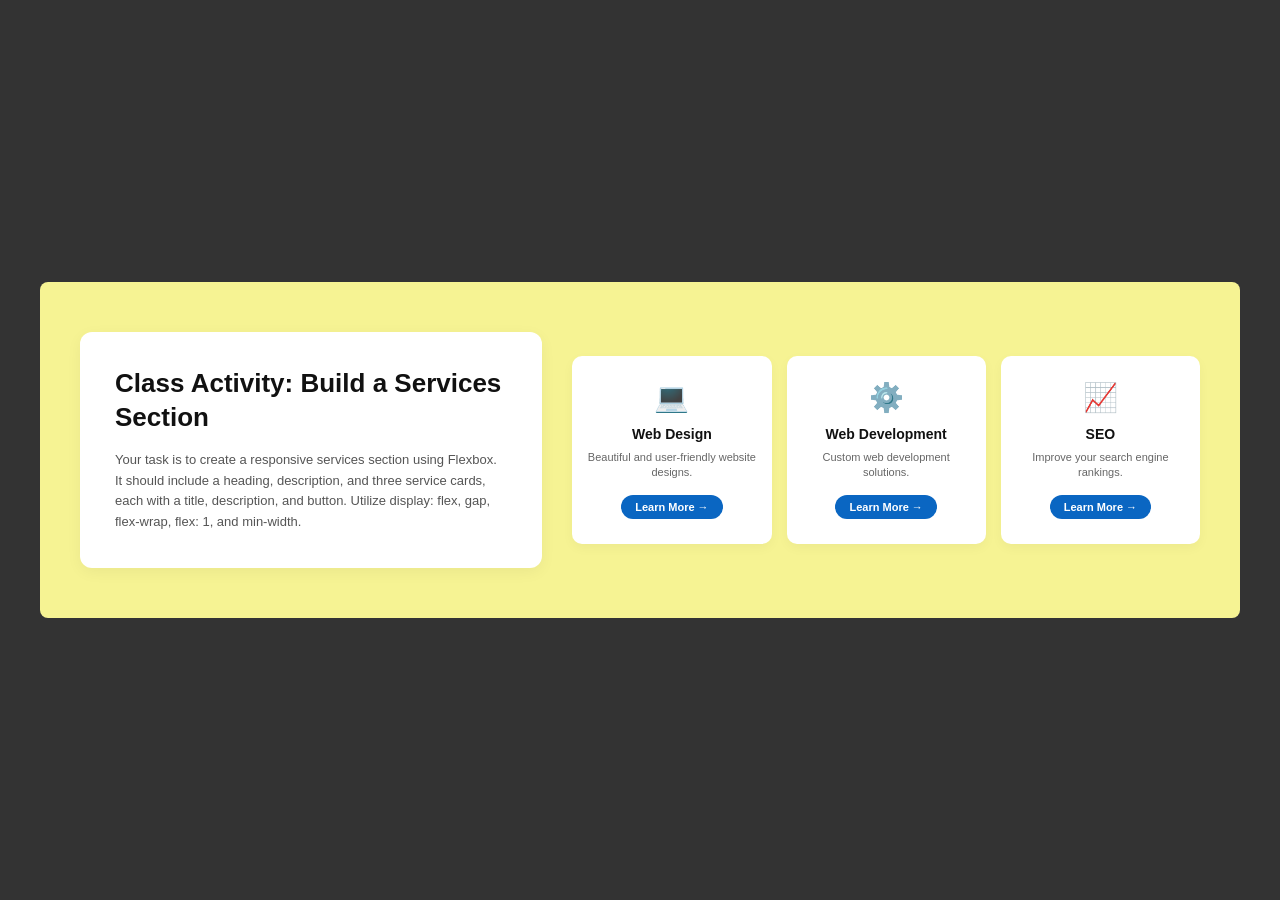
<file: flex box/index.html>
<!DOCTYPE html>
<html lang="en">
<head>
    <meta charset="UTF-8">
    <meta name="viewport" content="width=device-width, initial-scale=1.0">
    <title>Class Activity: Build a Services Section</title>
    <link rel="stylesheet" href="style.css">
</head>
<body>

    <section class="services-section">
        <div class="services-container">
            
            <!-- Left Side Instructions -->
            <div class="left-box">
                <h2>Class Activity: Build a Services Section</h2>
                <p>Your task is to create a responsive services section using Flexbox. It should include a heading, description, and three service cards, each with a title, description, and button. Utilize display: flex, gap, flex-wrap, flex: 1, and min-width.</p>
            </div>

            <!-- Right Side Cards Wrapper -->
            <div class="cards-wrapper">
                
                <!-- Card 1: Web Design -->
                <div class="service-card">
                    <div class="icon">💻</div>
                    <h3>Web Design</h3>
                    <p>Beautiful and user-friendly website designs.</p>
                    <a href="#" class="learn-btn">Learn More &rarr;</a>
                </div>

                <!-- Card 2: Web Development -->
                <div class="service-card">
                    <div class="icon">⚙️</div>
                    <h3>Web Development</h3>
                    <p>Custom web development solutions.</p>
                    <a href="#" class="learn-btn">Learn More &rarr;</a>
                </div>

                <!-- Card 3: SEO -->
                <div class="service-card">
                    <div class="icon">📈</div>
                    <h3>SEO</h3>
                    <p>Improve your search engine rankings.</p>
                    <a href="#" class="learn-btn">Learn More &rarr;</a>
                </div>

            </div>
        </div>
    </section>

</body>
</html>
</file>
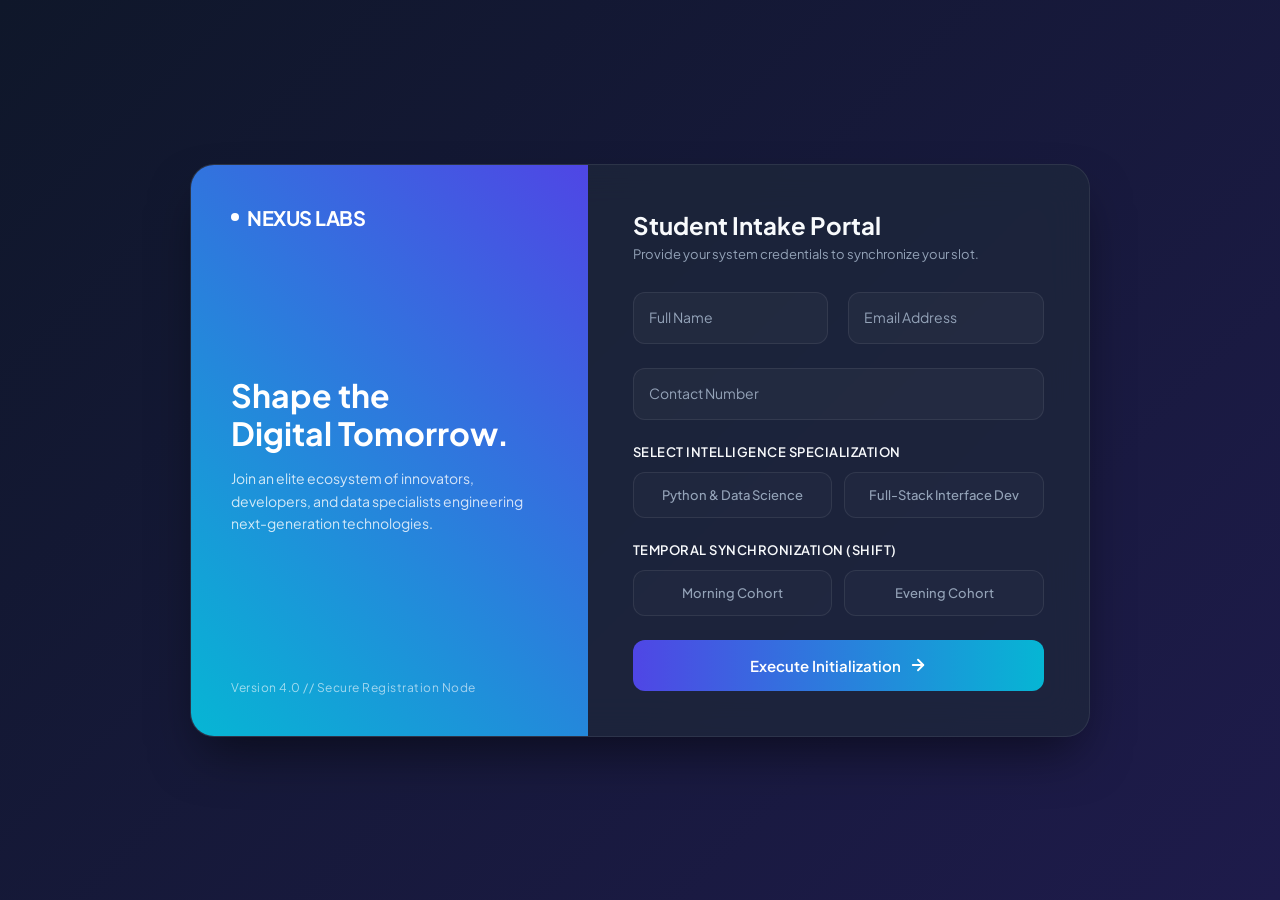
<file: form/index.html>
<!DOCTYPE html>
<html lang="en">
<head>
    <meta charset="UTF-8">
    <meta name="viewport" content="width=device-width, initial-scale=1.0">
    <title>Premium Smart Admission Portal</title>
    <style>
        /* --- PREMIUM FONTS & DESIGN VARIABLES --- */
        @import url('https://fonts.googleapis.com/css2?family=Plus+Jakarta+Sans:wght@400;500;600;700&display=swap');

        :root {
            --bg-gradient: linear-gradient(135deg, #0f172a 0%, #1e1b4b 100%);
            --panel-bg: rgba(30, 41, 59, 0.7);
            --accent-primary: #38bdf8; /* Soft Cyan */
            --accent-secondary: #818cf8; /* Soft Indigo */
            --text-main: #f8fafc;
            --text-muted: #94a3b8;
            --border-color: rgba(255, 255, 255, 0.08);
        }

        * {
            margin: 0;
            padding: 0;
            box-sizing: border-box;
            font-family: 'Plus Jakarta Sans', sans-serif;
        }

        body {
            background: var(--bg-gradient);
            min-height: 100vh;
            display: flex;
            justify-content: center;
            align-items: center;
            padding: 20px;
            overflow-x: hidden;
        }

        /* --- CONTAINER WORK: DUAL PANEL --- */
        .admission-container {
            display: flex;
            background: var(--panel-bg);
            backdrop-filter: blur(20px);
            -webkit-backdrop-filter: blur(20px);
            border: 1px solid var(--border-color);
            border-radius: 24px;
            width: 900px;
            max-width: 100%;
            overflow: hidden;
            box-shadow: 0 25px 50px -12px rgba(0, 0, 0, 0.5);
        }

        /* LEFT PANEL: Branding & Visual Delight */
        .brand-panel {
            flex: 1;
            background: linear-gradient(225deg, #4f46e5 0%, #06b6d4 100%);
            padding: 40px;
            display: flex;
            flex-direction: column;
            justify-content: space-between;
            position: relative;
            color: #fff;
        }

        .brand-panel::before {
            content: '';
            position: absolute;
            top: 0; left: 0; width: 100%; height: 100%;
            background: url('https://images.unsplash.com/photo-1618005182384-a83a8bd57fbe?q=80&w=600&auto=format&fit=crop') center/cover;
            opacity: 0.15;
            mix-blend-mode: overlay;
        }

        .brand-header .logo {
            font-size: 20px;
            font-weight: 700;
            letter-spacing: -0.5px;
            display: flex;
            align-items: center;
            gap: 8px;
        }

        .brand-header .logo-dot {
            width: 8px;
            height: 8px;
            background: #fff;
            border-radius: 50%;
        }

        .brand-content h2 {
            font-size: 32px;
            font-weight: 700;
            line-height: 1.2;
            margin-bottom: 15px;
        }

        .brand-content p {
            font-size: 14px;
            color: rgba(255, 255, 255, 0.8);
            line-height: 1.6;
        }

        .brand-footer {
            font-size: 12px;
            color: rgba(255, 255, 255, 0.6);
            letter-spacing: 0.5px;
        }

        /* RIGHT PANEL: The Form Architecture */
        .form-panel {
            flex: 1.3;
            padding: 45px;
        }

        .form-title-area {
            margin-bottom: 30px;
        }

        .form-title-area h3 {
            color: var(--text-main);
            font-size: 24px;
            font-weight: 700;
            margin-bottom: 6px;
        }

        .form-title-area p {
            color: var(--text-muted);
            font-size: 13px;
        }

        /* --- SMART FORM ELEMENTS --- */
        .input-row {
            display: flex;
            gap: 20px;
            margin-bottom: 24px;
        }

        .input-group {
            position: relative;
            flex: 1;
        }

        .input-group input {
            width: 100%;
            background: rgba(255, 255, 255, 0.03);
            border: 1px solid var(--border-color);
            border-radius: 12px;
            padding: 16px;
            color: var(--text-main);
            font-size: 14px;
            outline: none;
            transition: all 0.3s ease;
        }

        .input-group label {
            position: absolute;
            left: 16px;
            top: 16px;
            color: var(--text-muted);
            font-size: 14px;
            pointer-events: none;
            transition: all 0.3s cubic-bezier(0.4, 0, 0.2, 1);
        }

        /* Floating Label Mechanism */
        .input-group input:focus ~ label,
        .input-group input:not(:placeholder-shown) ~ label {
            top: -10px;
            left: 10px;
            font-size: 11px;
            background: #1e293b; /* Matches backdrop structure */
            padding: 2px 8px;
            border-radius: 4px;
            color: var(--accent-primary);
            font-weight: 600;
        }

        .input-group input:focus {
            border-color: var(--accent-primary);
            box-shadow: 0 0 15px rgba(56, 189, 248, 0.15);
        }

        /* Dynamic Grid Selector (Instead of old Select Option) */
        .segment-title {
            color: var(--text-main);
            font-size: 13px;
            font-weight: 600;
            margin-bottom: 12px;
            text-transform: uppercase;
            letter-spacing: 0.5px;
        }

        .custom-selector-grid {
            display: grid;
            grid-template-columns: 1fr 1fr;
            gap: 12px;
            margin-bottom: 24px;
        }

        .selector-item input {
            display: none;
        }

        .selector-box {
            background: rgba(255, 255, 255, 0.02);
            border: 1px solid var(--border-color);
            border-radius: 12px;
            padding: 14px;
            text-align: center;
            color: var(--text-muted);
            cursor: pointer;
            font-size: 13px;
            font-weight: 500;
            transition: all 0.25s ease;
        }

        .selector-item input:checked + .selector-box {
            background: rgba(129, 140, 248, 0.1);
            border-color: var(--accent-secondary);
            color: #fff;
            font-weight: 600;
            box-shadow: 0 0 15px rgba(129, 140, 248, 0.15);
        }

        /* Submit Action Engine */
        .submit-engine-btn {
            width: 100%;
            background: linear-gradient(90deg, #4f46e5, #06b6d4);
            color: #fff;
            border: none;
            padding: 16px;
            border-radius: 12px;
            font-size: 15px;
            font-weight: 600;
            cursor: pointer;
            display: flex;
            justify-content: center;
            align-items: center;
            gap: 8px;
            transition: all 0.3s ease;
            margin-top: 10px;
        }

        .submit-engine-btn:hover {
            transform: translateY(-2px);
            box-shadow: 0 12px 24px -6px rgba(6, 182, 214, 0.4);
        }

        /* --- RESPONSIVE OPTIMIZATION --- */
        @media (max-width: 768px) {
            .admission-container {
                flex-direction: column;
                width: 100%;
            }
            .brand-panel {
                padding: 30px;
                gap: 30px;
            }
            .form-panel {
                padding: 30px 20px;
            }
            .input-row {
                flex-direction: column;
                gap: 20px;
            }
        }
    </style>
</head>
<body>

    <div class="admission-container">
        
        <!-- LEFT BRAND PANEL -->
        <div class="brand-panel">
            <div class="brand-header">
                <div class="logo"><span class="logo-dot"></span> NEXUS LABS</div>
            </div>
            <div class="brand-content">
                <h2>Shape the<br>Digital Tomorrow.</h2>
                <p>Join an elite ecosystem of innovators, developers, and data specialists engineering next-generation technologies.</p>
            </div>
            <div class="brand-footer">
                Version 4.0 // Secure Registration Node
            </div>
        </div>

        <!-- RIGHT FORM PANEL -->
        <div class="form-panel">
            <div class="form-title-area">
                <h3>Student Intake Portal</h3>
                <p>Provide your system credentials to synchronize your slot.</p>
            </div>

            <form id="nexusAdmissionForm" onsubmit="handleFormSubmit(event)">
                
                <!-- Row 1: Name and Email -->
                <div class="input-row">
                    <div class="input-group">
                        <input type="text" required placeholder=" ">
                        <label>Full Name</label>
                    </div>
                    <div class="input-group">
                        <input type="email" required placeholder=" ">
                        <label>Email Address</label>
                    </div>
                </div>

                <!-- Row 2: Contact Number -->
                <div class="input-row">
                    <div class="input-group">
                        <input type="tel" required placeholder=" ">
                        <label>Contact Number</label>
                    </div>
                </div>

                <!-- Domain Selection Grid -->
                <div class="segment-title">Select Intelligence Specialization</div>
                <div class="custom-selector-grid">
                    <label class="selector-item">
                        <input type="radio" name="track" value="ai-python" required>
                        <div class="selector-box">Python & Data Science</div>
                    </label>
                    <label class="selector-item">
                        <input type="radio" name="track" value="fullstack-dev">
                        <div class="selector-box">Full-Stack Interface Dev</div>
                    </label>
                </div>

                <!-- Shift Selection Grid -->
                <div class="segment-title">Temporal Synchronization (Shift)</div>
                <div class="custom-selector-grid">
                    <label class="selector-item">
                        <input type="radio" name="shift" value="morning" required>
                        <div class="selector-box">Morning Cohort</div>
                    </label>
                    <label class="selector-item">
                        <input type="radio" name="shift" value="evening">
                        <div class="selector-box">Evening Cohort</div>
                    </label>
                </div>

                <!-- Submit Button -->
                <button type="submit" class="submit-engine-btn">
                    <span>Execute Initialization</span>
                    <svg width="18" height="18" viewBox="0 0 24 24" fill="none" stroke="currentColor" stroke-width="2.5" stroke-linecap="round" stroke-linejoin="round"><line x1="5" y1="12" x2="19" y2="12"></line><polyline points="12 5 19 12 12 19"></polyline></svg>
                </button>

            </form>
        </div>

    </div>

    <script>
        function handleFormSubmit(event) {
            event.preventDefault();
            const btn = document.querySelector('.submit-engine-btn span');
            btn.innerText = "Processing System Data...";
            
            setTimeout(() => {
                alert('🚀 Transmission Complete! Admission Successfully Initialized.');
                btn.innerText = "Execute Initialization";
                document.getElementById('nexusAdmissionForm').reset();
            }, 1000);
        }
    </script>

</body>
</html>
</file>
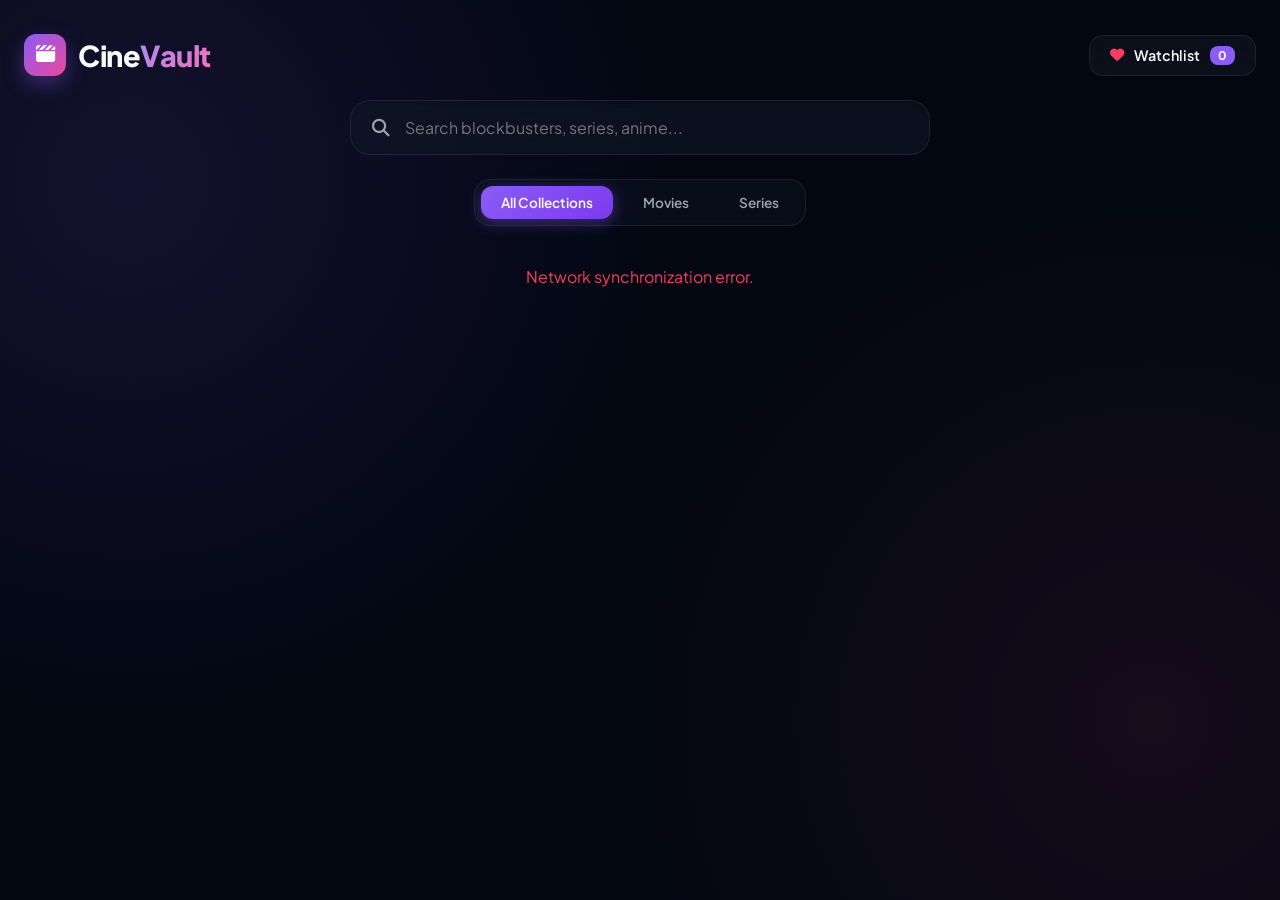
<file: Movie Search App/index.html>
<!DOCTYPE html>
<html lang="en">
<head>
    <meta charset="UTF-8">
    <meta name="viewport" content="width=device-width, initial-scale=1.0">
    <title>CineVault Pro - Cinematic Experience</title>
    <link rel="stylesheet" href="style.css">
    <link href="https://fonts.googleapis.com/css2?family=Plus+Jakarta+Sans:wght@300;400;500;600;700;800&display=swap" rel="stylesheet">
    <link rel="stylesheet" href="https://cdnjs.cloudflare.com/ajax/libs/font-awesome/6.4.0/css/all.min.css">
</head>
<body>

    <div class="ambient-glow"></div>

    <div class="container">
        <!-- Header -->
        <header>
            <div class="nav-top">
                <div class="logo-wrapper">
                    <div class="logo-icon"><i class="fa-solid fa-clapperboard"></i></div>
                    <h1>Cine<span>Vault</span></h1>
                </div>
                <button id="watchlistBtn" class="watchlist-nav-btn">
                    <i class="fa-solid fa-heart"></i> 
                    <span>Watchlist</span>
                    <div class="badge-count" id="watchlistCount">0</div>
                </button>
            </div>
            
            <div class="search-box-container">
                <div class="search-box">
                    <i class="fa-solid fa-magnifying-glass"></i>
                    <input type="text" id="searchInput" placeholder="Search blockbusters, series, anime..." autocomplete="off">
                    <div class="search-glow"></div>
                </div>
            </div>

            <!-- Filter Tabs -->
            <div class="filter-tabs">
                <button class="tab-btn active" data-type="">All Collections</button>
                <button class="tab-btn" data-type="movie">Movies</button>
                <button class="tab-btn" data-type="series">Series</button>
            </div>
        </header>

        <!-- Main Content Grid -->
        <main>
            <div id="loader" class="loader hidden">
                <div class="loader-ring"></div>
            </div>
            <div id="movieGrid" class="movie-grid">
                <div class="welcome-state">
                    <div class="welcome-icon-wrap">
                        <i class="fa-solid fa-compass"></i>
                    </div>
                    <h2>Explore Cinematic Universes</h2>
                    <p>Type any title above or browse our curated action collection instantly.</p>
                </div>
            </div>
        </main>
    </div>

    <!-- Movie Detail Modal -->
    <div id="movieModal" class="modal hidden">
        <div class="modal-content">
            <button id="closeModal" class="close-btn"><i class="fa-solid fa-xmark"></i></button>
            <div id="modalDetails" class="modal-body"></div>
        </div>
    </div>

    <!-- In-App YouTube Trailer Video Modal -->
    <div id="trailerModal" class="modal hidden">
        <div class="trailer-modal-content">
            <button id="closeTrailerModal" class="close-btn"><i class="fa-solid fa-xmark"></i></button>
            <div class="trailer-iframe-container">
                <iframe id="trailerIframe" src="" frameborder="0" allow="autoplay; encrypted-media; picture-in-picture" allowfullscreen></iframe>
            </div>
        </div>
    </div>

    <script src="script.js"></script>
</body>
</html>
</file>
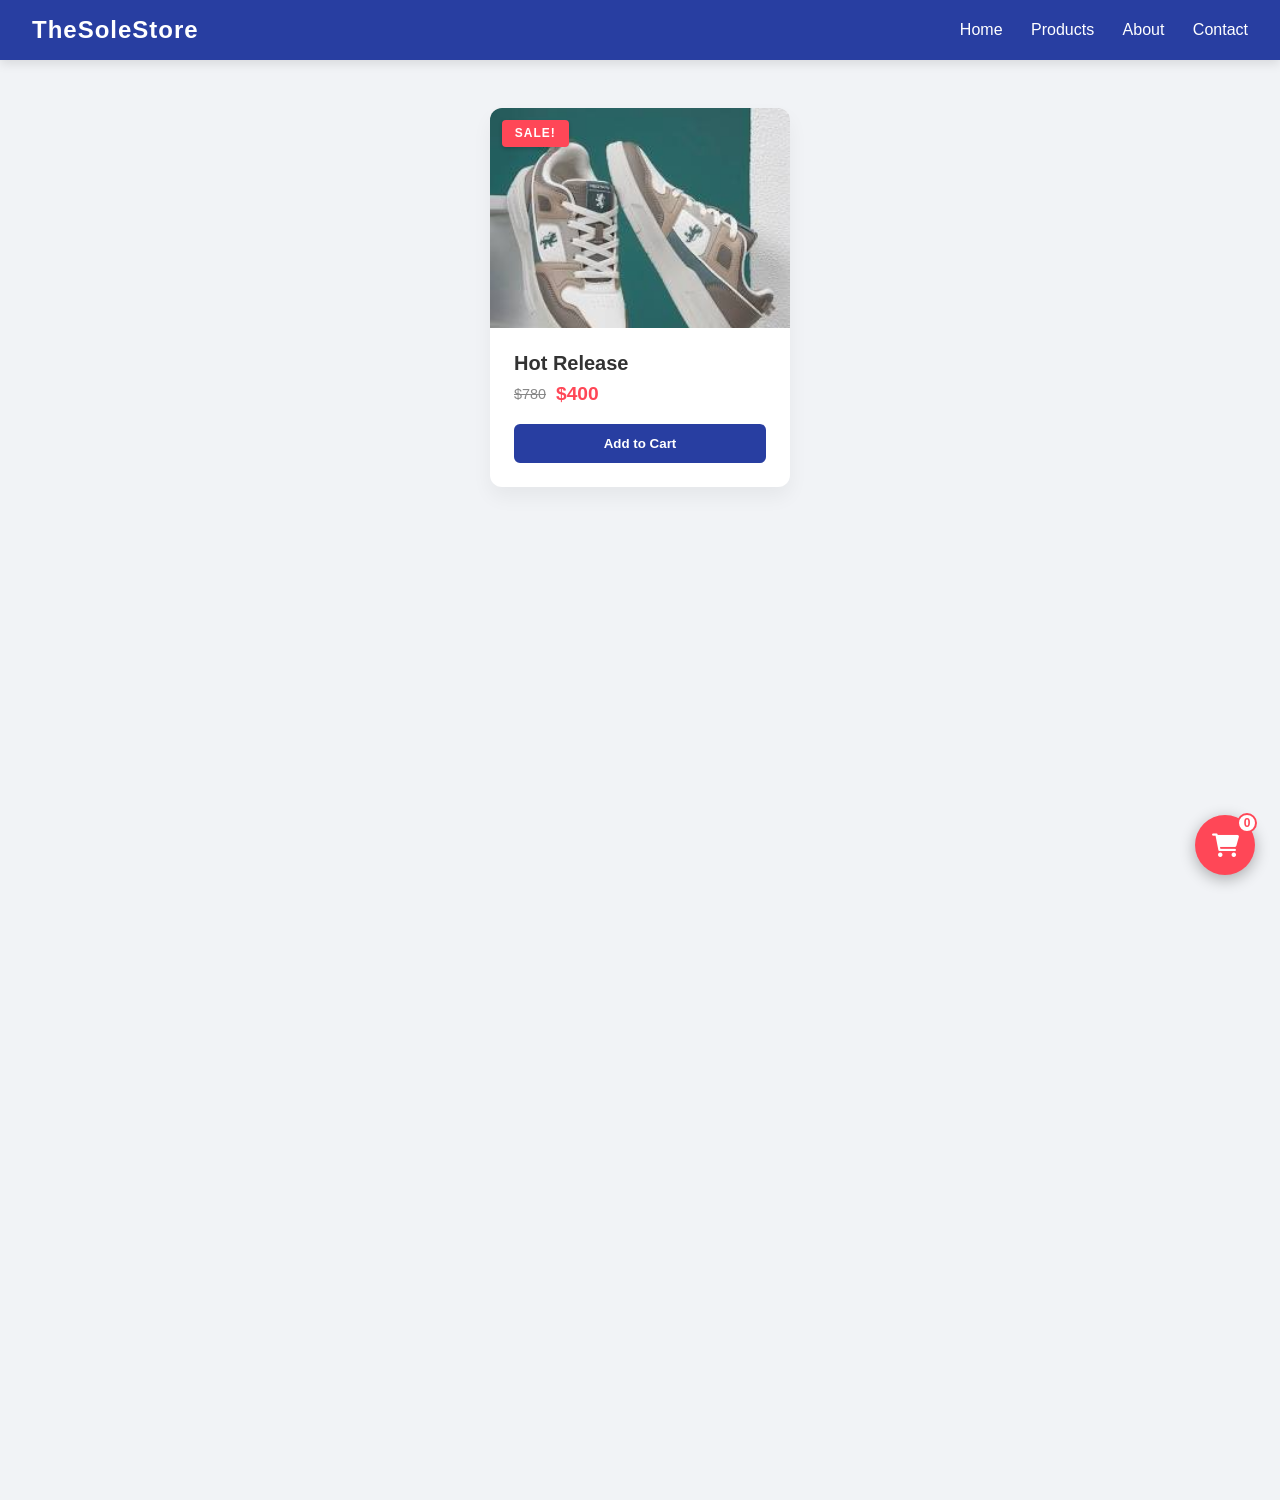
<file: sale/index.html>
<!DOCTYPE html>
<html lang="en">
<head>
    <meta charset="UTF-8">
    <meta name="viewport" content="width=device-width, initial-scale=1.0">
    <title>The Sole Store</title>
    <link rel="stylesheet" href="https://cdnjs.cloudflare.com/ajax/libs/font-awesome/6.0.0/css/all.min.css">
    <link rel="stylesheet" href="style.css">
</head>
<body>

    <header class="navbar">
        <div class="logo">TheSoleStore</div>
        <nav class="nav-links">
            <a href="#">Home</a>
            <a href="#">Products</a>
            <a href="#">About</a>
            <a href="#">Contact</a>
        </nav>
    </header>

    <main class="main-content">
        <div class="products-container">
            
            <div class="product-card">
                <div class="image-container">
                    <img src="sales.jpg" alt="Hot Release Shoe">
                    <span class="badge-sale">SALE!</span>
                </div>
                
                <div class="card-details">
                    <h3>Hot Release</h3>
                    <div class="price-section">
                        <span class="old-price">$780</span>
                        <span class="new-price">$400</span>
                    </div>
                    <button class="btn-add-to-cart">Add to Cart</button>
                </div>
            </div>

        </div>
    </main>

    <div class="floating-cart">
        <i class="fas fa-shopping-cart"></i>
        <span class="cart-count">0</span>
    </div>

</body>
</html>
</file>
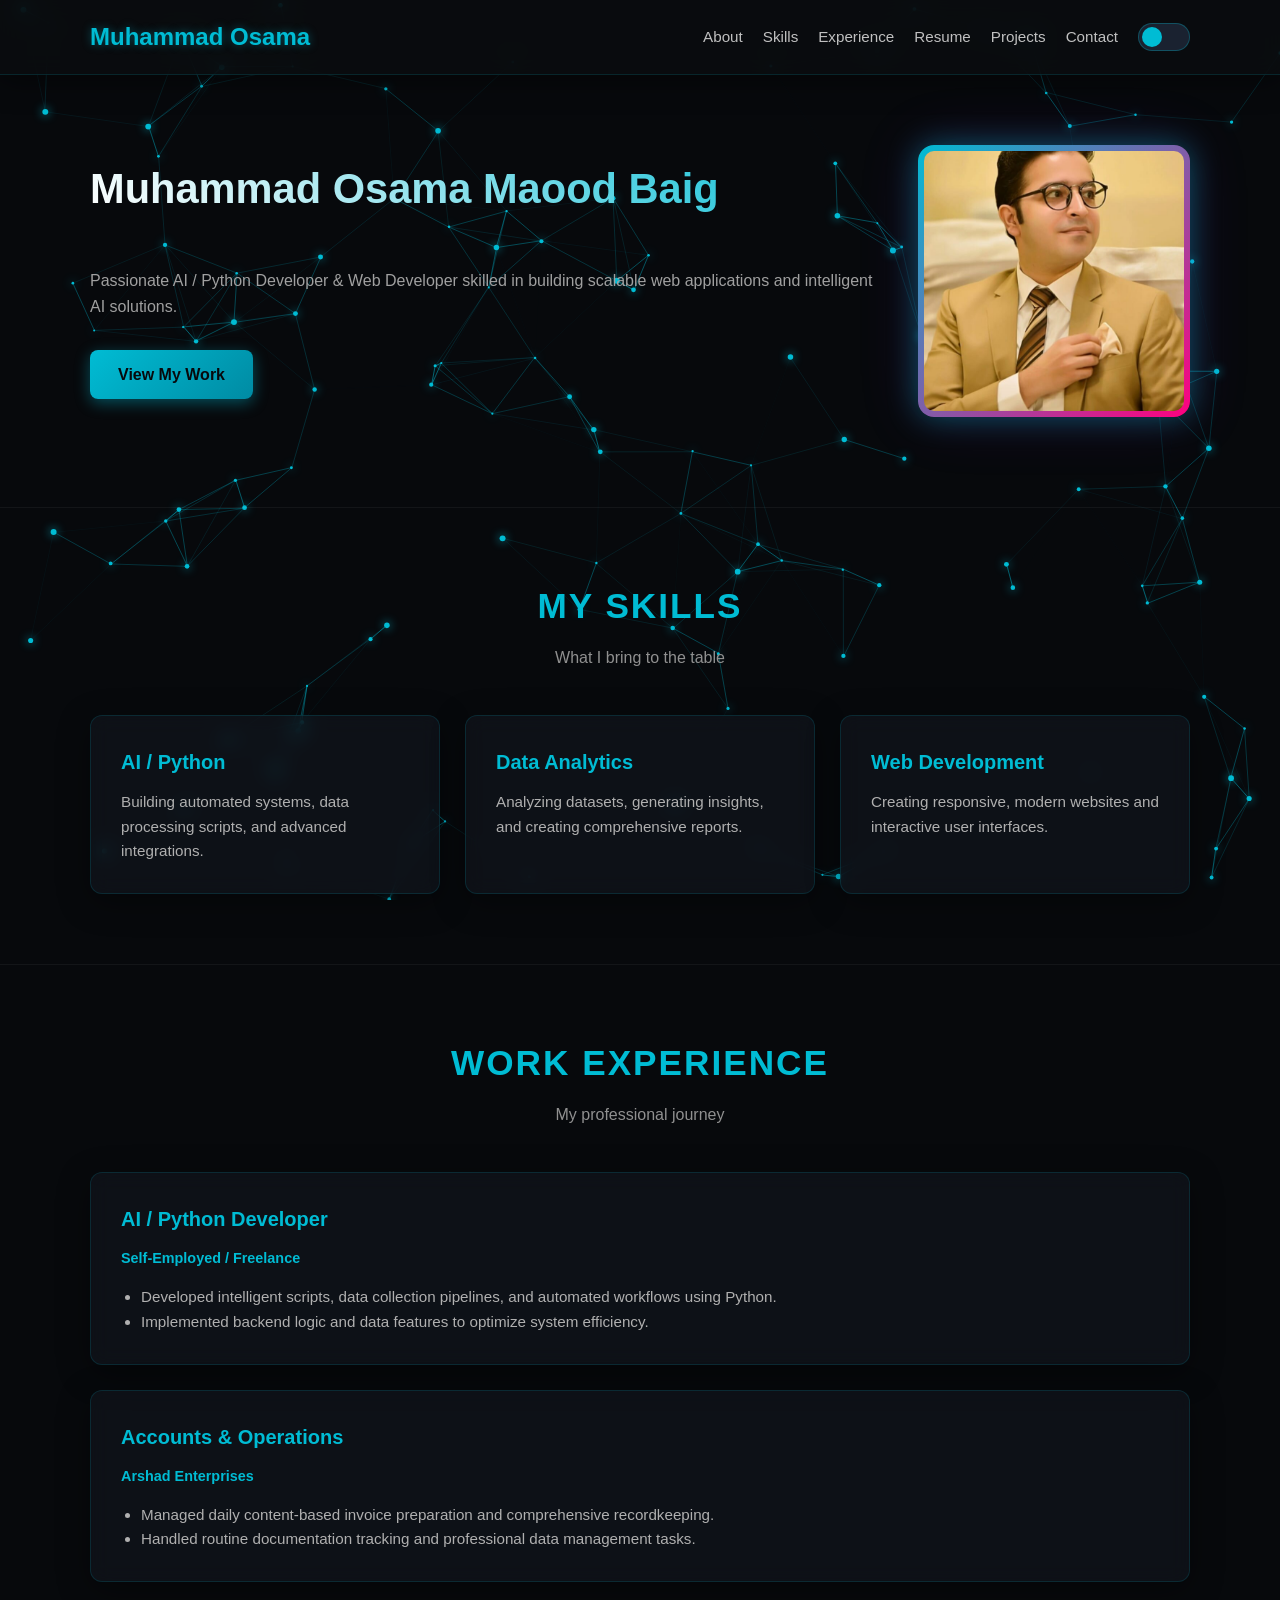
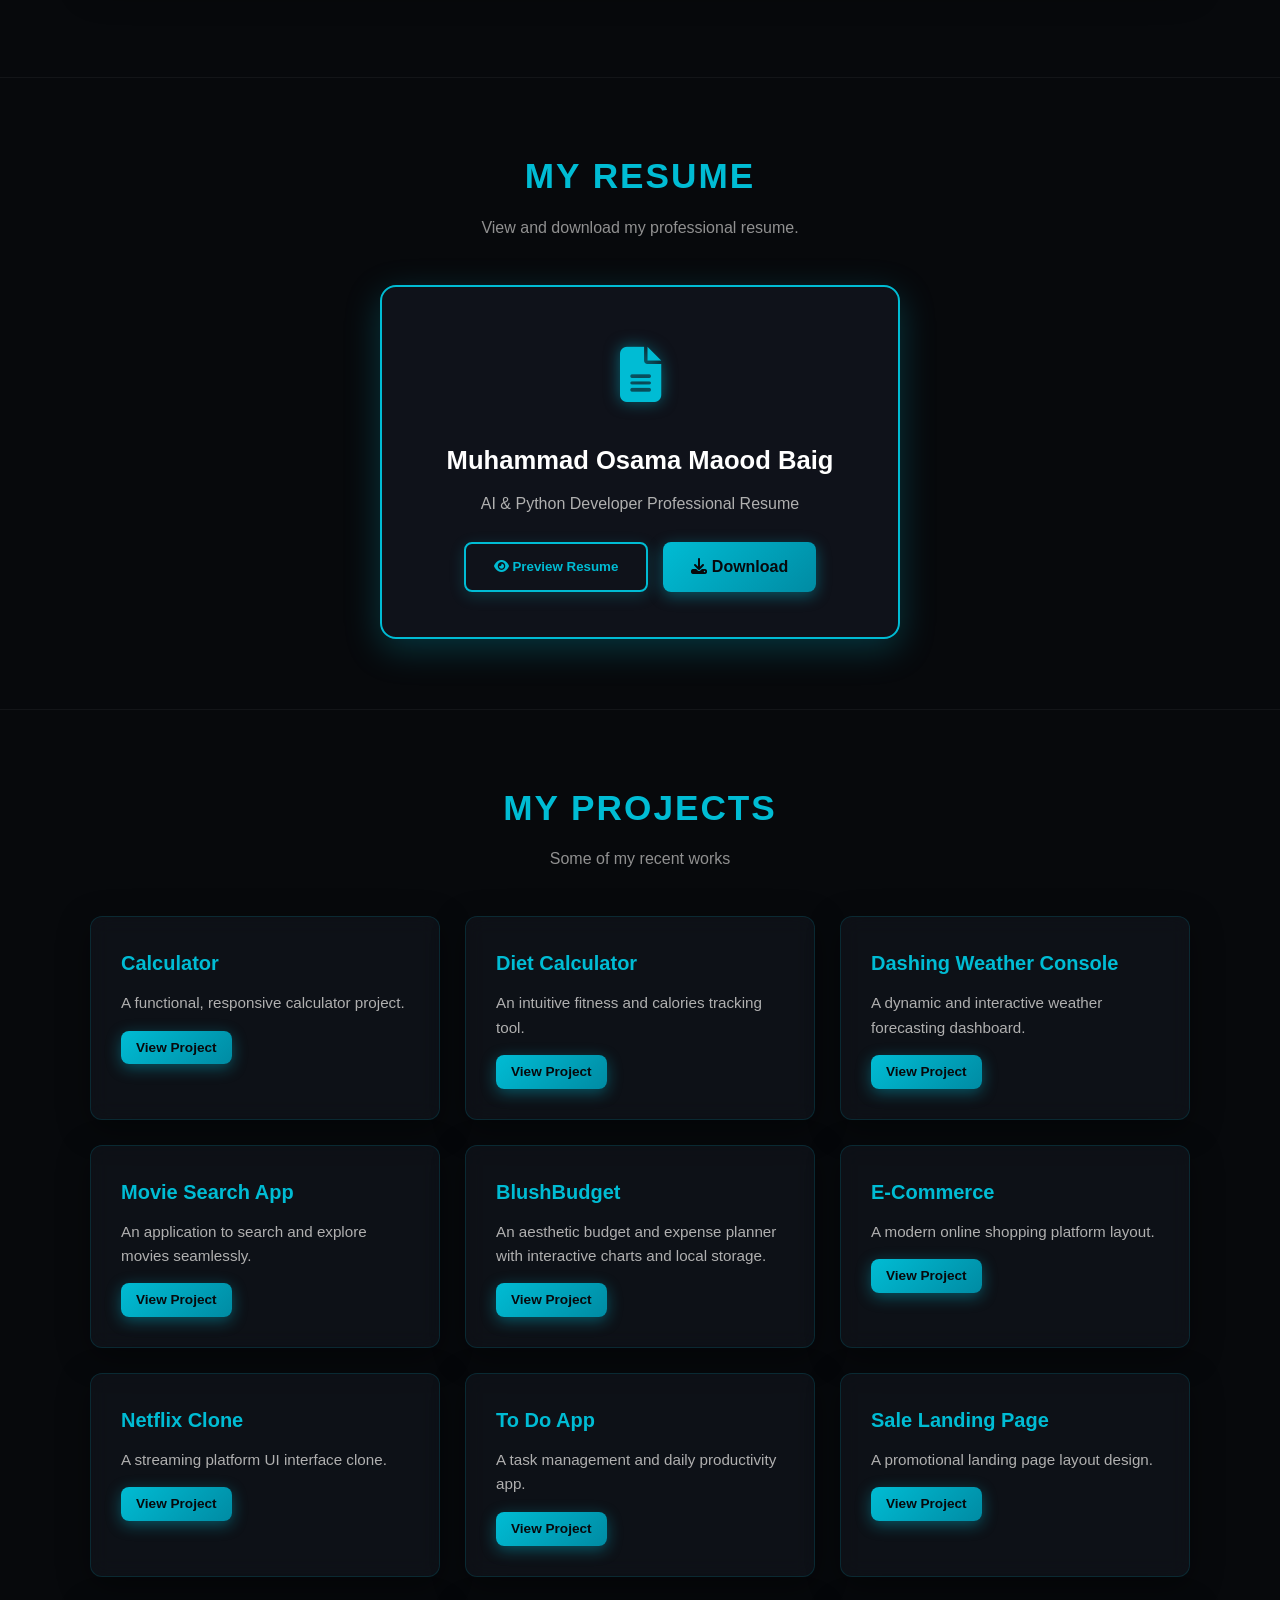
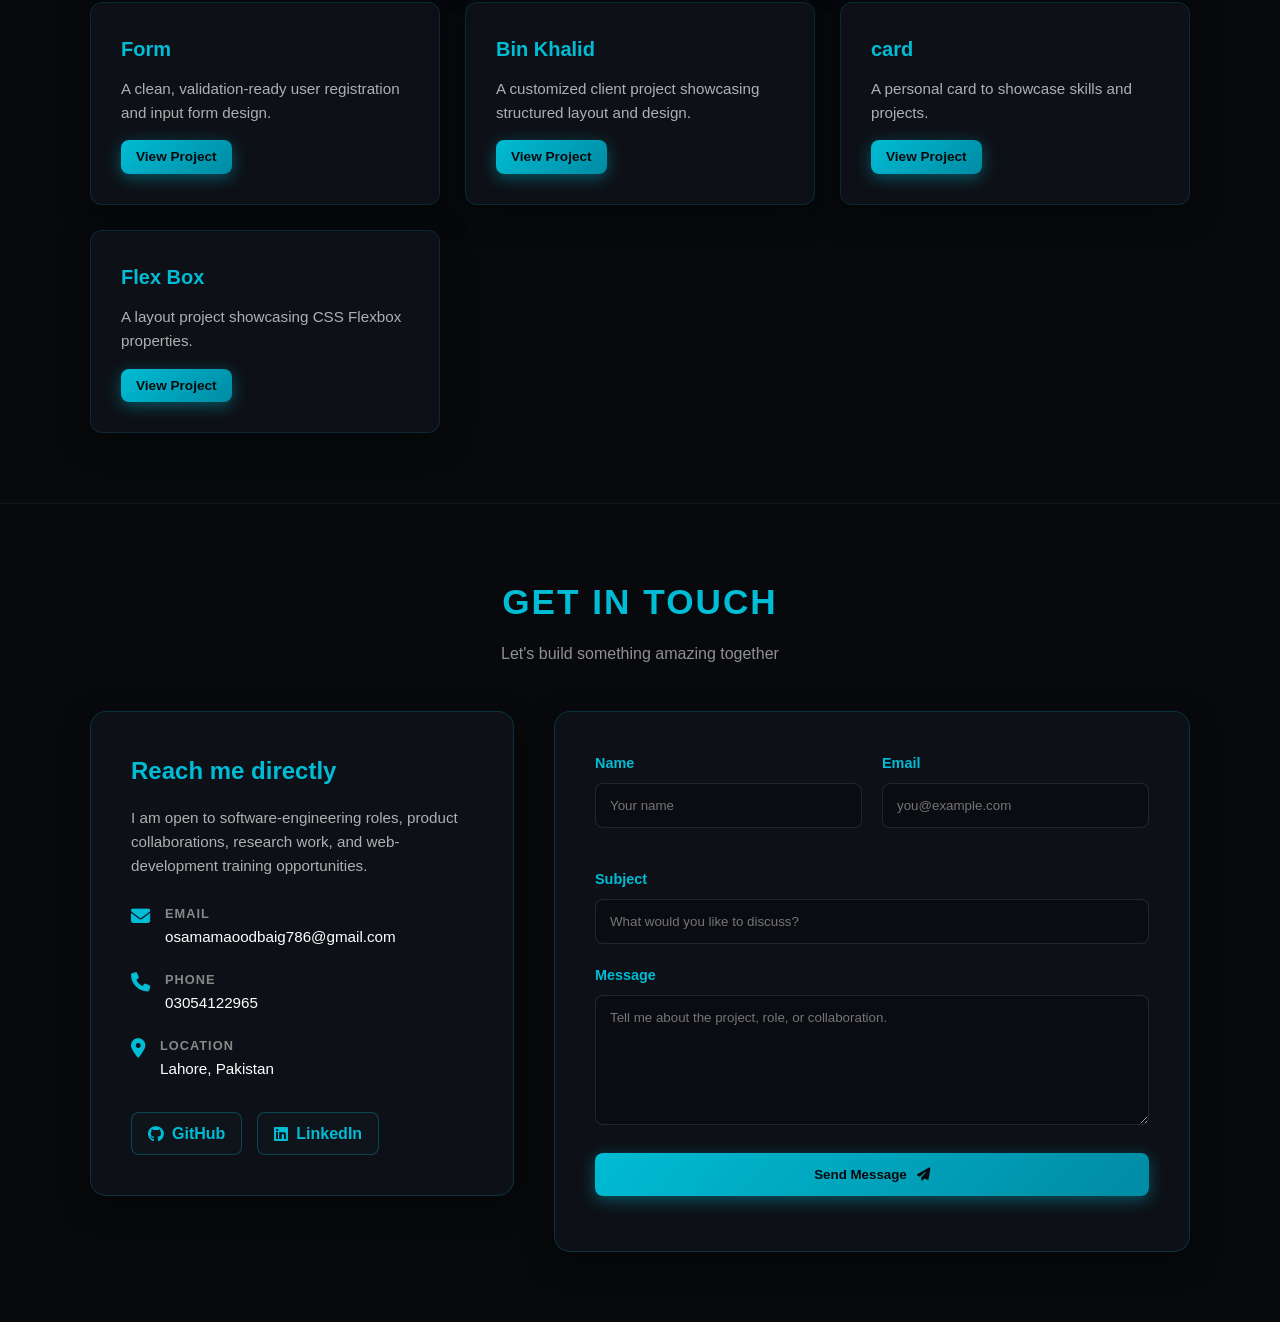
<file: website/index.html>
<!DOCTYPE html>
<html lang="en">
<head>
    <meta charset="UTF-8">
    <meta name="viewport" content="width=device-width, initial-scale=1.0">
    <title>Muhammad Osama Maood Baig - Portfolio</title>
    <!-- FontAwesome for Icons -->
    <link rel="stylesheet" href="https://cdnjs.cloudflare.com/ajax/libs/font-awesome/6.4.0/css/all.min.css">
    <style>
        /* Global Styles */
        * {
            margin: 0;
            padding: 0;
            box-sizing: border-box;
            font-family: 'Segoe UI', Tahoma, Geneva, Verdana, sans-serif;
            transition: color 0.3s ease, border-color 0.3s ease, background-color 0.3s ease;
        }

        body {
            background-color: #07090c;
            color: #ffffff;
            line-height: 1.6;
            overflow-x: hidden;
        }

        /* Interactive Canvas Background */
        #bg-canvas {
            position: fixed;
            top: 0;
            left: 0;
            width: 100%;
            height: 100%;
            z-index: -1;
            pointer-events: none;
        }

        .container {
            width: 90%;
            max-width: 1100px;
            margin: 0 auto;
            position: relative;
            z-index: 1;
        }

        /* Header / Navbar with Glassmorphism */
        header {
            background: rgba(11, 13, 16, 0.8);
            backdrop-filter: blur(12px);
            padding: 18px 0;
            border-bottom: 1px solid rgba(0, 188, 212, 0.15);
            position: sticky;
            top: 0;
            z-index: 1000;
            box-shadow: 0 4px 30px rgba(0, 0, 0, 0.5);
        }
        .nav-container {
            display: flex;
            justify-content: space-between;
            align-items: center;
        }
        .logo {
            color: #00bcd4;
            font-size: 1.5rem;
            font-weight: bold;
            text-decoration: none;
            text-shadow: 0 0 10px rgba(0, 188, 212, 0.4);
        }
        .nav-links {
            list-style: none;
            display: flex;
            gap: 20px;
            align-items: center;
        }
        .nav-links a {
            color: #c0c0c0;
            text-decoration: none;
            font-weight: 500;
            font-size: 0.95rem;
            position: relative;
        }
        .nav-links a::after {
            content: '';
            position: absolute;
            width: 0;
            height: 2px;
            bottom: -4px;
            left: 0;
            background-color: #00bcd4;
            transition: width 0.3s;
        }
        .nav-links a:hover {
            color: #00bcd4;
        }
        .nav-links a:hover::after {
            width: 100%;
        }

        /* Hero Section */
        .hero {
            padding: 70px 0 90px 0;
            display: flex;
            align-items: center;
            justify-content: space-between;
            flex-wrap: wrap;
            gap: 40px;
        }
        .hero-content {
            flex: 1;
            min-width: 300px;
        }
        .hero-content h1 {
            font-size: 2.6rem;
            margin-bottom: 10px;
            line-height: 1.2;
            background: linear-gradient(45deg, #ffffff, #00bcd4);
            -webkit-background-clip: text;
            -webkit-text-fill-color: transparent;
        }
        .hero-content h3 {
            font-size: 1.25rem;
            color: #00bcd4;
            margin-bottom: 15px;
            font-weight: 600;
            letter-spacing: 0.5px;
            min-height: 30px;
        }
        .hero-content p {
            color: #a0a0a0;
            margin-bottom: 30px;
            font-size: 1rem;
        }
        .btn {
            display: inline-block;
            background: linear-gradient(135deg, #00bcd4, #008ba3);
            color: #07090c;
            padding: 12px 28px;
            border-radius: 8px;
            font-weight: bold;
            text-decoration: none;
            cursor: pointer;
            border: none;
            box-shadow: 0 4px 15px rgba(0, 188, 212, 0.4);
            transition: all 0.3s ease;
        }
        .btn:hover {
            transform: translateY(-3px);
            box-shadow: 0 6px 20px rgba(0, 188, 212, 0.6);
            color: #ffffff;
        }
        
        .btn-outline {
            display: inline-block;
            background: transparent;
            color: #00bcd4;
            padding: 12px 28px;
            border-radius: 8px;
            font-weight: bold;
            text-decoration: none;
            cursor: pointer;
            border: 2px solid #00bcd4;
            box-shadow: 0 4px 15px rgba(0, 188, 212, 0.2);
            transition: all 0.3s ease;
        }
        .btn-outline:hover {
            background: rgba(0, 188, 212, 0.15);
            transform: translateY(-3px);
            box-shadow: 0 6px 20px rgba(0, 188, 212, 0.4);
            color: #ffffff;
        }
        
        /* Profile Image Next-Level Neon Ring & Glow Effect */
        .hero-image {
            position: relative;
            padding: 6px;
            border-radius: 16px;
            background: linear-gradient(135deg, #00bcd4, #ff007f, #7928ca, #00bcd4);
            background-size: 300% 300%;
            animation: gradientBorder 6s ease infinite;
            box-shadow: 0 0 30px rgba(0, 188, 212, 0.4), 0 0 60px rgba(121, 40, 202, 0.2);
        }

        @keyframes gradientBorder {
            0% { background-position: 0% 50%; }
            50% { background-position: 100% 50%; }
            100% { background-position: 0% 50%; }
        }

        .hero-image img {
            width: 260px;
            height: 260px;
            object-fit: cover;
            border-radius: 10px;
            display: block;
        }

        /* Sections */
        .skills-section, .experience-section, .projects-section, .resume-section, .contact-section {
            padding: 70px 0;
            border-top: 1px solid rgba(255, 255, 255, 0.05);
        }
        .section-title {
            color: #00bcd4;
            font-size: 2.2rem;
            margin-bottom: 10px;
            text-align: center;
            text-transform: uppercase;
            letter-spacing: 2px;
        }
        .section-subtitle {
            color: #909090;
            margin-bottom: 45px;
            text-align: center;
        }

        /* Glassmorphism Cards */
        .skills-grid, .projects-grid {
            display: grid;
            grid-template-columns: repeat(auto-fit, minmax(260px, 1fr));
            gap: 25px;
        }
        .skill-card, .exp-card, .project-card {
            background: rgba(18, 22, 30, 0.65);
            backdrop-filter: blur(10px);
            border: 1px solid rgba(0, 188, 212, 0.15);
            padding: 30px;
            border-radius: 12px;
            transition: all 0.3s ease;
            box-shadow: 0 8px 32px rgba(0, 0, 0, 0.37);
        }
        .skill-card:hover, .exp-card:hover, .project-card:hover {
            transform: translateY(-8px);
            border-color: #00bcd4;
            box-shadow: 0 12px 40px rgba(0, 188, 212, 0.25);
        }
        .skill-card h3, .project-card h3, .exp-card h3 {
            color: #00bcd4;
            margin-bottom: 12px;
            font-size: 1.25rem;
        }
        .skill-card p, .project-card p, .exp-card ul {
            color: #b0b0b0;
            font-size: 0.95rem;
        }
        .exp-card {
            margin-bottom: 25px;
        }
        .exp-card .company {
            color: #00bcd4;
            font-size: 0.9rem;
            font-weight: 600;
            margin-bottom: 15px;
        }
        .exp-card ul {
            padding-left: 20px;
        }

        /* Resume Section Card */
        .single-resume-card {
            background: rgba(18, 22, 30, 0.8);
            backdrop-filter: blur(12px);
            border: 2px solid #00bcd4;
            border-radius: 16px;
            padding: 45px;
            max-width: 520px;
            margin: 0 auto;
            text-align: center;
            box-shadow: 0 10px 35px rgba(0, 188, 212, 0.25);
        }
        .resume-icon {
            font-size: 55px;
            color: #00bcd4;
            margin-bottom: 20px;
            text-shadow: 0 0 15px rgba(0, 188, 212, 0.5);
        }
        .single-resume-card h3 {
            font-size: 1.6rem;
            margin-bottom: 10px;
        }
        .single-resume-card p {
            color: #b0b0b0;
            margin-bottom: 25px;
        }
        .resume-buttons {
            display: flex;
            justify-content: center;
            gap: 15px;
            flex-wrap: wrap;
        }

        /* Larger Resume Preview Modal */
        .modal-overlay {
            display: none;
            position: fixed;
            top: 0; left: 0; width: 100%; height: 100%;
            background: rgba(0, 0, 0, 0.85);
            backdrop-filter: blur(10px);
            z-index: 2000;
            justify-content: center;
            align-items: center;
            padding: 20px;
        }
        .modal-content {
            background: #12161e;
            border: 2px solid #00bcd4;
            width: 95%;
            max-width: 1250px; /* Width barha di hai */
            height: 92vh;
            border-radius: 16px;
            display: flex;
            flex-direction: column;
            overflow: hidden;
            box-shadow: 0 20px 60px rgba(0, 188, 212, 0.4);
            position: relative;
        }
        .modal-header {
            display: flex;
            justify-content: space-between;
            align-items: center;
            padding: 18px 30px;
            border-bottom: 1px solid rgba(0, 188, 212, 0.25);
            background: rgba(18, 22, 30, 0.95);
        }
        .modal-header h3 {
            color: #00bcd4;
            font-size: 1.3rem;
        }
        .close-modal {
            background: none;
            border: none;
            color: #ffffff;
            font-size: 1.8rem;
            cursor: pointer;
            transition: color 0.3s;
        }
        .close-modal:hover {
            color: #00bcd4;
        }
        .modal-body {
            flex: 1;
            width: 100%;
            background: #000;
        }
        .modal-body iframe {
            width: 100%;
            height: 100%;
            border: none;
        }

        /* Contact Section Grid & Form Styles */
        .contact-grid-wrapper {
            display: grid;
            grid-template-columns: 1fr 1.5fr;
            gap: 40px;
            align-items: start;
        }
        @media(max-width: 768px) {
            .contact-grid-wrapper {
                grid-template-columns: 1fr;
            }
        }
        .contact-info-card, .contact-form-card {
            background: rgba(18, 22, 30, 0.65);
            backdrop-filter: blur(12px);
            padding: 40px;
            border-radius: 16px;
            border: 1px solid rgba(0, 188, 212, 0.2);
            box-shadow: 0 10px 30px rgba(0,0,0,0.4);
        }
        .contact-info-card h3 {
            color: #00bcd4;
            font-size: 1.5rem;
            margin-bottom: 15px;
        }
        .contact-info-card p {
            color: #b0b0b0;
            margin-bottom: 25px;
            font-size: 0.95rem;
        }
        .info-box-item {
            display: flex;
            align-items: flex-start;
            gap: 15px;
            margin-bottom: 20px;
        }
        .info-box-item i {
            font-size: 1.2rem;
            color: #00bcd4;
            margin-top: 3px;
        }
        .info-label {
            display: block;
            font-size: 0.8rem;
            color: #888888;
            letter-spacing: 1px;
            font-weight: 600;
        }
        .info-value, .info-box-item a {
            color: #ffffff;
            text-decoration: none;
            font-weight: 500;
            font-size: 0.95rem;
        }
        .info-box-item a:hover {
            color: #00bcd4;
        }
        .contact-social-links {
            display: flex;
            gap: 15px;
            margin-top: 30px;
        }
        .social-btn {
            display: inline-flex;
            align-items: center;
            gap: 8px;
            color: #00bcd4;
            text-decoration: none;
            font-weight: 600;
            padding: 8px 16px;
            border: 1px solid rgba(0, 188, 212, 0.3);
            border-radius: 8px;
            background: rgba(18, 22, 30, 0.6);
            transition: all 0.3s ease;
        }
        .social-btn:hover {
            background: #00bcd4;
            color: #07090c;
            box-shadow: 0 0 15px rgba(0, 188, 212, 0.5);
            transform: translateY(-2px);
        }

        .form-row {
            display: flex;
            gap: 20px;
            margin-bottom: 20px;
        }
        .form-group {
            flex: 1;
            margin-bottom: 20px;
        }
        .contact-form-card label {
            display: block;
            margin-bottom: 8px;
            color: #00bcd4;
            font-size: 0.9rem;
            font-weight: 600;
        }
        .contact-form-card input, 
        .contact-form-card textarea {
            width: 100%;
            padding: 14px;
            border: 1px solid rgba(255, 255, 255, 0.1);
            border-radius: 8px;
            background: rgba(10, 13, 18, 0.8);
            color: white;
            outline: none;
            transition: all 0.3s;
        }
        .contact-form-card input:focus, 
        .contact-form-card textarea:focus {
            border-color: #00bcd4;
            box-shadow: 0 0 10px rgba(0, 188, 212, 0.3);
        }
        .contact-form-card textarea {
            height: 130px;
            resize: vertical;
        }
        .btn-submit {
            display: inline-flex;
            align-items: center;
            justify-content: center;
            gap: 10px;
            width: 100%;
            background: linear-gradient(135deg, #00bcd4, #008ba3);
            color: #07090c;
            padding: 14px 28px;
            border-radius: 8px;
            font-weight: bold;
            cursor: pointer;
            border: none;
            box-shadow: 0 4px 15px rgba(0, 188, 212, 0.4);
            transition: all 0.3s ease;
        }
        .btn-submit:hover {
            transform: translateY(-3px);
            box-shadow: 0 6px 20px rgba(0, 188, 212, 0.6);
            color: #ffffff;
        }
        .form-status-message {
            margin-top: 15px;
            text-align: center;
            font-size: 0.9rem;
        }

        /* Toggle Switch Styles */
        .theme-switch {
            display: inline-block;
            width: 52px;
            height: 28px;
            position: relative;
        }
        .theme-switch input {
            opacity: 0;
            width: 0;
            height: 0;
        }
        .slider {
            position: absolute;
            cursor: pointer;
            top: 0; left: 0; right: 0; bottom: 0;
            background-color: #1a2230;
            border: 1px solid rgba(0, 188, 212, 0.3);
            transition: .4s;
            border-radius: 34px;
        }
        .slider:before {
            position: absolute;
            content: "";
            height: 20px;
            width: 20px;
            left: 3px;
            bottom: 3px;
            background-color: #00bcd4;
            transition: .4s;
            border-radius: 50%;
        }
        input:checked + .slider {
            background-color: #00bcd4;
        }
        input:checked + .slider:before {
            transform: translateX(24px);
            background-color: #ffffff;
        }

        /* Light Mode Styling */
        body.light-mode {
            background-color: #f4f7f6 !important;
            color: #212529 !important;
        }
        body.light-mode header {
            background: rgba(255, 255, 255, 0.85) !important;
            border-bottom: 1px solid rgba(0, 0, 0, 0.08) !important;
        }
        body.light-mode .logo {
            text-shadow: none;
        }
        body.light-mode .nav-links a {
            color: #495057 !important;
        }
        body.light-mode .hero-content h1 {
            background: linear-gradient(45deg, #111111, #008ba3);
            -webkit-background-clip: text;
            -webkit-text-fill-color: transparent;
        }
        body.light-mode .project-card, 
        body.light-mode .skill-card, 
        body.light-mode .exp-card,
        body.light-mode .single-resume-card,
        body.light-mode .contact-info-card,
        body.light-mode .contact-form-card,
        body.light-mode input, 
        body.light-mode textarea,
        body.light-mode .social-btn {
            background: rgba(255, 255, 255, 0.85) !important;
            color: #212529 !important;
            border-color: rgba(0, 0, 0, 0.1) !important;
            box-shadow: 0 8px 25px rgba(0,0,0,0.06);
        }
        body.light-mode .social-btn:hover {
            background: #008ba3 !important;
            color: #ffffff !important;
        }
        body.light-mode .hero-content p,
        body.light-mode .project-card p,
        body.light-mode .exp-card ul,
        body.light-mode .section-subtitle,
        body.light-mode .contact-info-card p,
        body.light-mode .info-label,
        body.light-mode .info-value,
        body.light-mode .info-box-item a {
            color: #555555 !important;
        }
        body.light-mode .info-box-item a:hover {
            color: #008ba3 !important;
        }
        body.light-mode .modal-content {
            background: #ffffff;
        }
        body.light-mode .modal-header {
            background: #f8f9fa;
        }
    </style>
</head>
<body>

    <!-- Interactive Cyber-Grid & Particle Constellation Background Canvas -->
    <canvas id="bg-canvas"></canvas>

    <!-- Header / Navbar -->
    <header>
        <div class="container nav-container">
            <a href="#" class="logo">Muhammad Osama</a>
            <ul class="nav-links">
                <li><a href="#about">About</a></li>
                <li><a href="#skills">Skills</a></li>
                <li><a href="#experience">Experience</a></li>
                <li><a href="#resume">Resume</a></li>
                <li><a href="#projects">Projects</a></li>
                <li><a href="#contact">Contact</a></li>
                <!-- Dark/Light Mode Toggle -->
                <li>
                    <label class="theme-switch" title="Toggle Theme">
                        <input type="checkbox" id="themeToggle" onchange="toggleTheme(this)">
                        <span class="slider"></span>
                    </label>
                </li>
            </ul>
        </div>
    </header>

    <!-- Hero Section -->
    <section id="about" class="hero container">
        <div class="hero-content">
            <h1>Muhammad Osama Maood Baig</h1>
            <h3 id="typing-text"></h3>
            <p>Passionate AI / Python Developer & Web Developer skilled in building scalable web applications and intelligent AI solutions.</p>
            <a href="#projects" class="btn">View My Work</a>
        </div>
        <div class="hero-image">
            <img src="profile.jpg" alt="Muhammad Osama">
        </div>
    </section>

    <!-- Skills Section -->
    <section id="skills" class="skills-section">
        <div class="container">
            <h2 class="section-title">My Skills</h2>
            <p class="section-subtitle">What I bring to the table</p>
            <div class="skills-grid">
                <div class="skill-card">
                    <h3>AI / Python</h3>
                    <p>Building automated systems, data processing scripts, and advanced integrations.</p>
                </div>
                <div class="skill-card">
                    <h3>Data Analytics</h3>
                    <p>Analyzing datasets, generating insights, and creating comprehensive reports.</p>
                </div>
                <div class="skill-card">
                    <h3>Web Development</h3>
                    <p>Creating responsive, modern websites and interactive user interfaces.</p>
                </div>
            </div>
        </div>
    </section>

    <!-- Experience Section -->
    <section id="experience" class="experience-section">
        <div class="container">
            <h2 class="section-title">Work Experience</h2>
            <p class="section-subtitle">My professional journey</p>
            
            <div class="exp-card">
                <h3>AI / Python Developer</h3>
                <div class="company">Self-Employed / Freelance</div>
                <ul>
                    <li>Developed intelligent scripts, data collection pipelines, and automated workflows using Python.</li>
                    <li>Implemented backend logic and data features to optimize system efficiency.</li>
                </ul>
            </div>

            <div class="exp-card">
                <h3>Accounts & Operations</h3>
                <div class="company">Arshad Enterprises</div>
                <ul>
                    <li>Managed daily content-based invoice preparation and comprehensive recordkeeping.</li>
                    <li>Handled routine documentation tracking and professional data management tasks.</li>
                </ul>
            </div>
        </div>
    </section>

    <!-- Resume Section -->
    <section id="resume" class="resume-section">
        <div class="container">
            <h2 class="section-title">My Resume</h2>
            <p class="section-subtitle">View and download my professional resume.</p>
            
            <div class="single-resume-card">
                <div class="resume-icon">
                    <i class="fas fa-file-alt"></i>
                </div>
                <h3>Muhammad Osama Maood Baig</h3>
                <p>AI & Python Developer Professional Resume</p>
                <div class="resume-buttons">
                    <button class="btn-outline" onclick="openResumeModal()">
                        <i class="fas fa-eye"></i> Preview Resume
                    </button>
                    <a href="resume.pdf" class="btn" download>
                        <i class="fas fa-download"></i> Download
                    </a>
                </div>
            </div>
        </div>
    </section>

    <!-- Resume Preview Modal -->
    <div id="resumeModal" class="modal-overlay">
        <div class="modal-content">
            <div class="modal-header">
                <h3>Resume Preview - Muhammad Osama</h3>
                <button class="close-modal" onclick="closeResumeModal()">&times;</button>
            </div>
            <div class="modal-body">
                <iframe src="resume.pdf#zoom=125" type="application/pdf"></iframe>
            </div>
        </div>
    </div>

    <!-- Projects Section -->
    <section id="projects" class="projects-section">
        <div class="container">
            <h2 class="section-title">My Projects</h2>
            <p class="section-subtitle">Some of my recent works</p>
            <div class="projects-grid">
                
                <div class="project-card">
                    <h3>Calculator</h3>
                    <p>A functional, responsive calculator project.</p>
                    <a href="../calculator/index.html" target="_blank" class="btn" style="padding: 6px 15px; font-size: 0.85rem; margin-top: 15px;">View Project</a>
                </div>

                <div class="project-card">
                    <h3>Diet Calculator</h3>
                    <p>An intuitive fitness and calories tracking tool.</p>
                    <a href="../diet calculator/index.html" target="_blank" class="btn" style="padding: 6px 15px; font-size: 0.85rem; margin-top: 15px;">View Project</a>
                </div>
                <div class="project-card">
               <h3>Dashing Weather Console</h3>
               <p>A dynamic and interactive weather forecasting dashboard.</p>
               <a href="../Dashing Weather Console/index.html"" target="_blank" class="btn" style="padding: 6px 15px; font-size: 0.85rem; margin-top: 15px;">View Project</a>
           </div>
           <div class="project-card">
            <h3>Movie Search App</h3>
             <p>An application to search and explore movies seamlessly.</p>
              <a href=Movie Search App/index.html" target="_blank" class="btn" style="padding: 6px 15px; font-size: 0.85rem; margin-top: 15px;">View Project</a>
            </div>
            <div class="project-card">
             <h3>BlushBudget</h3>
             <p>An aesthetic budget and expense planner with interactive charts and local storage.</p>
            <a href="../BlushBudget/index.html" target="_blank" class="btn" style="padding: 6px 15px; font-size: 0.85rem; margin-top: 15px;">View Project</a>
            </div>

                <div class="project-card">
                    <h3>E-Commerce</h3>
                    <p>A modern online shopping platform layout.</p>
                    <a href="../E-Commerce/index.html" target="_blank" class="btn" style="padding: 6px 15px; font-size: 0.85rem; margin-top: 15px;">View Project</a>
                </div>

                <div class="project-card">
                    <h3>Netflix Clone</h3>
                    <p>A streaming platform UI interface clone.</p>
                    <a href="../netflix ka clone/index.html" target="_blank" class="btn" style="padding: 6px 15px; font-size: 0.85rem; margin-top: 15px;">View Project</a>
                </div>

                <div class="project-card">
                    <h3>To Do App</h3>
                    <p>A task management and daily productivity app.</p>
                    <a href="../todo-app/todolist.html" target="_blank" class="btn" style="padding: 6px 15px; font-size: 0.85rem; margin-top: 15px;">View Project</a>
                </div>

                <div class="project-card">
                    <h3>Sale Landing Page</h3>
                    <p>A promotional landing page layout design.</p>
                    <a href="../sale/index.html" target="_blank" class="btn" style="padding: 6px 15px; font-size: 0.85rem; margin-top: 15px;">View Project</a>
                </div>

                <div class="project-card">
                    <h3>Form</h3>
                    <p>A clean, validation-ready user registration and input form design.</p>
                    <a href="../form/index.html" target="_blank" class="btn" style="padding: 6px 15px; font-size: 0.85rem; margin-top: 15px;">View Project</a>
                </div>

                <div class="project-card">
                    <h3>Bin Khalid</h3>
                    <p>A customized client project showcasing structured layout and design.</p>
                    <a href="../bin khalid/pppp.html" target="_blank" class="btn" style="padding: 6px 15px; font-size: 0.85rem; margin-top: 15px;">View Project</a>
                </div>
                  <div class="project-card">
                    <h3>card</h3>
                    <p>A personal card to showcase skills and projects.</p>
                    <a href="../card/index.html" target="_blank" class="btn" style="padding: 6px 15px; font-size: 0.85rem; margin-top: 15px;">View Project</a>
                </div>
<div class="project-card">
                <h3>Flex Box</h3>
                <p>A layout project showcasing CSS Flexbox properties.</p>
                <a href="../flex box/index.html" target="_blank" class="btn" style="padding: 6px 15px; font-size: 0.85rem; margin-top: 15px;">View Project</a>
            </div>
            </div>
        </div>
    </section>

    <!-- Contact Section -->
    <section id="contact" class="contact-section">
        <div class="container">
            <h2 class="section-title">Get In Touch</h2>
            <p class="section-subtitle">Let's build something amazing together</p>
            <div class="contact-grid-wrapper">
                <!-- Left Side: Info Box -->
                <div class="contact-info-card">
                    <h3>Reach me directly</h3>
                    <p>I am open to software-engineering roles, product collaborations, research work, and web-development training opportunities.</p>
                    
                    <div class="info-box-item">
                        <i class="fa-solid fa-envelope"></i>
                        <div>
                            <span class="info-label">EMAIL</span>
                            <a href="mailto:osamamaoodbaig786@gmail.com">osamamaoodbaig786@gmail.com</a>
                        </div>
                    </div>

                    <div class="info-box-item">
                        <i class="fa-solid fa-phone"></i>
                        <div>
                            <span class="info-label">PHONE</span>
                            <a href="tel:03054122965">03054122965</a>
                        </div>
                    </div>

                    <div class="info-box-item">
                        <i class="fa-solid fa-location-dot"></i>
                        <div>
                            <span class="info-label">LOCATION</span>
                            <span class="info-value">Lahore, Pakistan</span>
                        </div>
                    </div>

                    <div class="contact-social-links">
                        <a href="https://github.com/osamamaoodbaig786-alt" target="_blank" class="social-btn"><i class="fa-brands fa-github"></i> GitHub</a>
                        <a href="https://www.linkedin.com/in/muhammad-osama-maood-baig-634b26182/" target="_blank" class="social-btn"><i class="fa-brands fa-linkedin"></i> LinkedIn</a>
                    </div>
                </div>

                <!-- Right Side: Form Box -->
                <div class="contact-form-card">
                    <form id="contact-form" action="https://formspree.io/f/xnpapbgo" method="POST">
                        <div class="form-row">
                            <div class="form-group">
                                <label for="name">Name</label>
                                <input type="text" id="name" name="name" required placeholder="Your name">
                            </div>
                            <div class="form-group">
                                <label for="email">Email</label>
                                <input type="email" id="email" name="email" required placeholder="you@example.com">
                            </div>
                        </div>

                        <div class="form-group">
                            <label for="subject">Subject</label>
                            <input type="text" id="subject" name="subject" required placeholder="What would you like to discuss?">
                        </div>

                        <div class="form-group">
                            <label for="message">Message</label>
                            <textarea id="message" name="message" rows="5" required placeholder="Tell me about the project, role, or collaboration."></textarea>
                        </div>

                        <button type="submit" id="submit-btn" class="btn-submit">Send Message <i class="fa-solid fa-paper-plane"></i></button>
                        
                        <div id="form-status" class="form-status-message"></div>
                    </form>
                </div>
            </div>
        </div>
    </section>

    <!-- Interactive Background Animation Script -->
    <script>
        const canvas = document.getElementById('bg-canvas');
        const ctx = canvas.getContext('2d');

        let width, height;
        let particles = [];
        
        let mouse = {
            x: null,
            y: null,
            radius: 150
        };

        window.addEventListener('mousemove', function(event) {
            mouse.x = event.clientX;
            mouse.y = event.clientY;
        });

        window.addEventListener('mouseout', function() {
            mouse.x = null;
            mouse.y = null;
        });

        function resizeCanvas() {
            width = canvas.width = window.innerWidth;
            height = canvas.height = window.innerHeight;
        }

        window.addEventListener('resize', resizeCanvas);
        resizeCanvas();

        class Particle {
            constructor() {
                this.x = Math.random() * width;
                this.y = Math.random() * height;
                this.vx = (Math.random() - 0.5) * 1.2;
                this.vy = (Math.random() - 0.5) * 1.2;
                this.radius = Math.random() * 2 + 1;
            }

            update() {
                this.x += this.vx;
                this.y += this.vy;

                if (this.x < 0 || this.x > width) this.vx = -this.vx;
                if (this.y < 0 || this.y > height) this.vy = -this.vy;

                if (mouse.x !== null && mouse.y !== null) {
                    let dx = mouse.x - this.x;
                    let dy = mouse.y - this.y;
                    let distance = Math.sqrt(dx * dx + dy * dy);
                    if (distance < mouse.radius) {
                        let angle = Math.atan2(dy, dx);
                        this.x -= Math.cos(angle) * 1.5;
                        this.y -= Math.sin(angle) * 1.5;
                    }
                }
            }

            draw() {
                ctx.beginPath();
                ctx.arc(this.x, this.y, this.radius, 0, Math.PI * 2);
                ctx.fillStyle = '#00bcd4';
                ctx.shadowBlur = 10;
                ctx.shadowColor = '#00bcd4';
                ctx.fill();
                ctx.shadowBlur = 0;
            }
        }

        function initParticles() {
            particles = [];
            let numberOfParticles = Math.floor((width * height) / 9000);
            for (let i = 0; i < numberOfParticles; i++) {
                particles.push(new Particle());
            }
        }

        initParticles();

        function animate() {
            ctx.clearRect(0, 0, width, height);

            for (let i = 0; i < particles.length; i++) {
                particles[i].update();
                particles[i].draw();

                for (let j = i + 1; j < particles.length; j++) {
                    let dx = particles[i].x - particles[j].x;
                    let dy = particles[i].y - particles[j].y;
                    let dist = Math.sqrt(dx * dx + dy * dy);

                    if (dist < 120) {
                        ctx.beginPath();
                        ctx.moveTo(particles[i].x, particles[i].y);
                        ctx.lineTo(particles[j].x, particles[j].y);
                        ctx.strokeStyle = `rgba(0, 188, 212, ${1 - dist / 120})`;
                        ctx.lineWidth = 0.6;
                        ctx.stroke();
                    }
                }

                if (mouse.x !== null && mouse.y !== null) {
                    let mdx = particles[i].x - mouse.x;
                    let mdy = particles[i].y - mouse.y;
                    let mdist = Math.sqrt(mdx * mdx + mdy * mdy);
                    if (mdist < 160) {
                        ctx.beginPath();
                        ctx.moveTo(particles[i].x, particles[i].y);
                        ctx.lineTo(mouse.x, mouse.y);
                        ctx.strokeStyle = `rgba(0, 229, 255, ${1 - mdist / 160})`;
                        ctx.lineWidth = 0.8;
                        ctx.stroke();
                    }
                }
            }

            requestAnimationFrame(animate);
        }

        animate();

        // Modal functions for resume
        function openResumeModal() {
            document.getElementById('resumeModal').style.display = 'flex';
        }
        function closeResumeModal() {
            document.getElementById('resumeModal').style.display = 'none';
        }

        // Theme toggle logic
        function toggleTheme(checkbox) {
            if (checkbox.checked) {
                document.body.classList.add('light-mode');
            } else {
                document.body.classList.remove('light-mode');
            }
        }
    </script>
</body>
</html>
</file>
<file: calculator/style.css>
* {
    margin: 0;
    padding: 0;
    box-sizing: border-box;
    font-family: 'Segoe UI', system-ui, sans-serif;
}

body {
    display: flex;
    justify-content: center;
    align-items: center;
    min-height: 100vh;
    background: linear-gradient(-45deg, #150526, #2d0b3d, #4a0e4e, #0a0214);
    background-size: 400% 400%;
    animation: gradientBG 15s ease infinite;
    overflow: hidden;
    position: relative;
    perspective: 1500px;
}

@keyframes gradientBG {
    0% { background-position: 0% 50%; }
    50% { background-position: 100% 50%; }
    100% { background-position: 0% 50%; }
}

/* --- ENHANCED GLOW BUBBLES --- */
.bubble-container {
    position: absolute;
    width: 100%;
    height: 100%;
    top: 0;
    left: 0;
    z-index: 1;
}

.bubble {
    position: absolute;
    bottom: -150px;
    background: radial-gradient(circle, rgba(255, 105, 180, 0.3) 0%, rgba(147, 51, 234, 0.1) 50%, rgba(0,0,0,0) 70%);
    filter: blur(4px);
    border-radius: 50%;
    animation: floatUp 20s infinite ease-in-out;
}

.bubble:nth-child(1) { left: 10%; width: 160px; height: 160px; animation-duration: 16s; }
.bubble:nth-child(2) { left: 30%; width: 100px; height: 100px; animation-duration: 22s; animation-delay: 2s; }
.bubble:nth-child(3) { left: 55%; width: 200px; height: 200px; animation-duration: 26s; animation-delay: 4s; }
.bubble:nth-child(4) { left: 75%; width: 120px; height: 120px; animation-duration: 18s; animation-delay: 1s; }
.bubble:nth-child(5) { left: 90%; width: 150px; height: 150px; animation-duration: 30s; }

@keyframes floatUp {
    0% { bottom: -200px; transform: translateY(0) scale(0.8); opacity: 0; }
    15% { opacity: 0.7; }
    85% { opacity: 0.7; }
    100% { bottom: 110vh; transform: translateY(-100px) scale(1.2); opacity: 0; }
}

/* --- AUTOMATIC 3D MOVING CONTAINER --- */
.calculator-container {
    position: relative;
    z-index: 2;
    transform-style: preserve-3d;
    /* Yeh animation ab calculator ko automatic move karegi */
    animation: floatAndRotate 8s ease-in-out infinite;
}

/* Auto-movement logic: Halka sa tilt aur up-down floating effect */
@keyframes floatAndRotate {
    0% {
        transform: translateY(0px) rotateX(10deg) rotateY(-8deg);
    }
    50% {
        transform: translateY(-15px) rotateX(5deg) rotateY(8deg);
    }
    100% {
        transform: translateY(0px) rotateX(10deg) rotateY(-8deg);
    }
}

.calculator {
    background: rgba(30, 10, 50, 0.6);
    backdrop-filter: blur(25px);
    -webkit-backdrop-filter: blur(25px);
    padding: 30px 25px 25px 25px;
    border-radius: 32px;
    width: 350px;
    border: 1px solid rgba(255, 182, 193, 0.3);
    box-shadow: 
        0 30px 60px rgba(0, 0, 0, 0.6),
        0 0 50px rgba(255, 64, 129, 0.25),
        inset 0 0 30px rgba(255, 255, 255, 0.05);
    transform: translateZ(50px);
}

.calc-header {
    display: flex;
    justify-content: space-between;
    align-items: center;
    margin-bottom: 22px;
    padding: 0 5px;
}

.brand-text {
    color: rgba(255, 192, 203, 0.6);
    font-size: 0.8rem;
    letter-spacing: 3px;
    font-weight: 800;
    text-shadow: 0 0 8px rgba(255, 64, 129, 0.4);
}

.dots { display: flex; gap: 7px; }
.dot { width: 9px; height: 9px; border-radius: 50%; }
.dot.red { background-color: #ff5f56; box-shadow: 0 0 8px #ff5f56; }
.dot.yellow { background-color: #ffbd2e; box-shadow: 0 0 8px #ffbd2e; }
.dot.green { background-color: #27c93f; box-shadow: 0 0 8px #27c93f; }

#display {
    width: 100%;
    height: 85px;
    background: rgba(10, 4, 20, 0.9);
    border: 1px solid rgba(255, 64, 129, 0.3);
    border-radius: 20px;
    color: #fff;
    font-size: 2.8rem;
    font-weight: 300;
    text-align: right;
    padding: 20px;
    margin-bottom: 25px;
    outline: none;
    text-shadow: 0 0 10px rgba(255, 255, 255, 0.3);
    box-shadow: 
        inset 0px 4px 12px rgba(0, 0, 0, 0.8),
        0 0 15px rgba(255, 64, 129, 0.1);
}

.buttons {
    display: grid;
    grid-template-columns: repeat(4, 1fr);
    gap: 14px;
}

.btn {
    height: 62px;
    border: none;
    border-radius: 16px;
    background: rgba(255, 255, 255, 0.08);
    color: #ffc2d4;
    font-size: 1.4rem;
    font-weight: 600;
    cursor: pointer;
    transition: all 0.1s ease;
    border-top: 1px solid rgba(255, 255, 255, 0.15);
    border-left: 1px solid rgba(255, 255, 255, 0.15);
}

.btn:hover {
    background: rgba(255, 64, 129, 0.25);
    color: #ffffff;
    box-shadow: 0 0 20px rgba(255, 64, 129, 0.4);
    transform: scale(1.03) translateZ(10px);
}

.btn:active, .btn.pressed-active {
    transform: scale(0.96) translateZ(0px);
    background: rgba(255, 64, 129, 0.4);
    box-shadow: inset 2px 2px 5px rgba(0,0,0,0.5);
    border: none;
}

.operator {
    background: rgba(156, 39, 176, 0.25);
    color: #f3c6ff;
    border-top: 1px solid rgba(243, 198, 255, 0.25);
}
.operator:hover { background: rgba(156, 39, 176, 0.5); box-shadow: 0 0 20px rgba(156, 39, 176, 0.5); }

.clear {
    background: rgba(255, 77, 109, 0.2);
    color: #ff9ebb;
}
.clear:hover { background: rgba(255, 77, 109, 0.5); box-shadow: 0 0 20px rgba(255, 77, 109, 0.5); }

.equal {
    background: linear-gradient(135deg, #ff4081, #b53cd2);
    color: #ffffff;
    grid-row: span 2;
    height: 62px;
    font-weight: 700;
    border: none;
    box-shadow: 0 0 20px rgba(255, 64, 129, 0.5);
}
.equal:hover { background: linear-gradient(135deg, #ff659b, #c64de3); box-shadow: 0 0 30px rgba(255, 64, 129, 0.7); }
</file>
<file: card/style.css>
* {
    margin: 0;
    padding: 0;
    box-sizing: border-box;
    font-family: 'Segoe UI', Tahoma, Geneva, Verdana, sans-serif;
}

body {
    background-color: #f0f2f5;
    display: flex;
    justify-content: center;
    align-items: center;
    height: 100vh;
}

.profile-card {
    background: #ffffff;
    width: 320px;
    padding: 30px 20px;
    border-radius: 20px;
    box-shadow: 0 4px 15px rgba(0, 0, 0, 0.08);
    text-align: center;
    display: flex;
    flex-direction: column;
    align-items: center;
}

.img-container {
    width: 90px;
    height: 90px;
    border-radius: 50%;
    overflow: hidden;
    margin-bottom: 15px;
    border: 3px solid #ffffff;
    box-shadow: 0 2px 8px rgba(0,0,0,0.1);
}

.img-container img {
    width: 100%;
    height: 100%;
    object-fit: cover;
}

.profile-card h2 {
    font-size: 18px;
    color: #1a1a1a;
    font-weight: 700;
    margin-bottom: 5px;
    text-transform: lowercase;
}

.role {
    font-size: 13px;
    color: #0a66c2;
    font-weight: 600;
    margin-bottom: 15px;
}

.description {
    font-size: 12px;
    color: #666;
    line-height: 1.5;
    margin-bottom: 20px;
    padding: 0 10px;
}

.skills {
    display: flex;
    gap: 8px;
    margin-bottom: 25px;
}

.skills span {
    background-color: #f3f2ef;
    color: #555;
    font-size: 11px;
    padding: 5px 12px;
    border-radius: 15px;
    font-weight: 500;
}

.contact-btn {
    background-color: #0a66c2;
    color: white;
    text-decoration: none;
    font-size: 14px;
    font-weight: 600;
    padding: 10px 35px;
    border-radius: 25px;
    display: inline-block;
    transition: background 0.3s ease;
}

.contact-btn:hover {
    background-color: #004182;
}
</file>
<file: flex box/style.css>
* {
    margin: 0;
    padding: 0;
    box-sizing: border-box;
    font-family: 'Segoe UI', Tahoma, Geneva, Verdana, sans-serif;
}

body {
    background-color: #333; /* Dark background to highlight the main yellow wrapper */
    display: flex;
    justify-content: center;
    align-items: center;
    min-height: 100vh;
    padding: 20px;
}

/* Main Yellow Banner Box */
.services-section {
    background-color: #f6f393; /* Matching the soft yellow tone from the post */
    width: 100%;
    max-width: 1200px;
    padding: 50px 40px;
    border-radius: 8px;
}

/* Flexbox container for Left Box and Right Cards */
.services-container {
    display: flex;
    flex-wrap: wrap;
    gap: 30px;
    align-items: center;
}

/* Left Instructions Box */
.left-box {
    flex: 1;
    min-width: 280px;
    background: #ffffff;
    padding: 35px;
    border-radius: 12px;
    box-shadow: 0 4px 15px rgba(0, 0, 0, 0.05);
}

.left-box h2 {
    font-size: 26px;
    color: #111;
    font-weight: 700;
    margin-bottom: 15px;
    line-height: 1.3;
}

.left-box p {
    font-size: 13px;
    color: #555;
    line-height: 1.6;
}

/* Right Cards Container using Flex */
.cards-wrapper {
    flex: 1.6;
    display: flex;
    flex-wrap: wrap;
    gap: 15px;
}

/* Individual Service Card */
.service-card {
    flex: 1;
    min-width: 150px;
    background: #ffffff;
    padding: 25px 15px;
    text-align: center;
    border-radius: 10px;
    box-shadow: 0 4px 12px rgba(0, 0, 0, 0.04);
    transition: transform 0.3s ease;
}

.service-card:hover {
    transform: translateY(-5px);
}

.icon {
    font-size: 28px;
    margin-bottom: 12px;
}

.service-card h3 {
    font-size: 14px;
    color: #111;
    margin-bottom: 8px;
    font-weight: 700;
}

.service-card p {
    font-size: 11px;
    color: #666;
    line-height: 1.4;
    margin-bottom: 15px;
}

/* Learn More Button */
.learn-btn {
    display: inline-block;
    background-color: #0a66c2;
    color: #ffffff;
    text-decoration: none;
    font-size: 11px;
    font-weight: 600;
    padding: 6px 14px;
    border-radius: 20px;
    transition: background 0.3s ease;
}

.learn-btn:hover {
    background-color: #004182;
}

/* Responsive adjustment for smaller screens */
@media (max-width: 768px) {
    .services-container {
        flex-direction: column;
    }
}
</file>
<file: Movie Search App/style.css>
:root {
    --bg-deep: #030712;
    --bg-card: rgba(17, 24, 39, 0.75);
    --border-glass: rgba(255, 255, 255, 0.08);
    --primary: #8b5cf6;
    --primary-glow: rgba(139, 92, 246, 0.35);
    --accent: #ec4899;
    --text-main: #f9fafb;
    --text-muted: #9ca3af;
}

* {
    margin: 0;
    padding: 0;
    box-sizing: border-box;
    font-family: 'Plus Jakarta Sans', sans-serif;
}

body {
    background-color: var(--bg-deep);
    background-image: 
        radial-gradient(circle at 10% 20%, rgba(139, 92, 246, 0.12) 0%, transparent 40%),
        radial-gradient(circle at 90% 80%, rgba(236, 72, 153, 0.08) 0%, transparent 40%);
    color: var(--text-main);
    min-height: 100vh;
    padding: 24px;
    position: relative;
    overflow-x: hidden;
}

.ambient-glow {
    position: fixed;
    top: -50%;
    left: -50%;
    width: 200%;
    height: 200%;
    background: radial-gradient(circle, rgba(13, 15, 30, 0) 60%, rgba(3, 7, 18, 0.9) 100%);
    z-index: -1;
    pointer-events: none;
}

.container {
    max-width: 1280px;
    margin: 0 auto;
}

header {
    display: flex;
    flex-direction: column;
    align-items: center;
    gap: 24px;
    margin-bottom: 40px;
    padding-top: 10px;
}

.nav-top {
    width: 100%;
    display: flex;
    justify-content: space-between;
    align-items: center;
}

.logo-wrapper {
    display: flex;
    align-items: center;
    gap: 12px;
}

.logo-icon {
    width: 42px;
    height: 42px;
    background: linear-gradient(135deg, var(--primary), var(--accent));
    border-radius: 12px;
    display: flex;
    align-items: center;
    justify-content: center;
    font-size: 1.2rem;
    color: #fff;
    box-shadow: 0 8px 20px var(--primary-glow);
}

header h1 {
    font-size: 1.8rem;
    font-weight: 800;
    letter-spacing: -0.5px;
}

header h1 span { 
    background: linear-gradient(135deg, #a78bfa, #f472b6);
    -webkit-background-clip: text;
    -webkit-text-fill-color: transparent;
}

.watchlist-nav-btn {
    background: rgba(255, 255, 255, 0.04);
    border: 1px solid var(--border-glass);
    color: var(--text-main);
    padding: 10px 20px;
    border-radius: 14px;
    cursor: pointer;
    font-weight: 600;
    font-size: 0.9rem;
    display: flex;
    align-items: center;
    gap: 10px;
    transition: all 0.3s cubic-bezier(0.4, 0, 0.2, 1);
    backdrop-filter: blur(12px);
}

.watchlist-nav-btn i {
    color: #f43f5e;
}

.watchlist-nav-btn:hover {
    background: rgba(139, 92, 246, 0.15);
    border-color: rgba(139, 92, 246, 0.4);
    transform: translateY(-2px);
    box-shadow: 0 10px 25px rgba(139, 92, 246, 0.2);
}

.badge-count {
    background: var(--primary);
    color: #fff;
    padding: 2px 8px;
    border-radius: 8px;
    font-size: 0.75rem;
    font-weight: 700;
}

.search-box-container {
    width: 100%;
    display: flex;
    justify-content: center;
}

.search-box {
    position: relative;
    width: 100%;
    max-width: 580px;
}

.search-box i {
    position: absolute;
    left: 22px;
    top: 50%;
    transform: translateY(-50%);
    color: var(--text-muted);
    font-size: 1.1rem;
    z-index: 2;
}

.search-box input {
    width: 100%;
    padding: 16px 20px 16px 54px;
    background: rgba(17, 24, 39, 0.6);
    border: 1px solid var(--border-glass);
    border-radius: 20px;
    color: #fff;
    font-size: 1rem;
    outline: none;
    backdrop-filter: blur(16px);
    transition: all 0.3s ease;
    box-shadow: inset 0 2px 4px rgba(0, 0, 0, 0.2);
}

.search-box input:focus {
    border-color: var(--primary);
    background: rgba(17, 24, 39, 0.85);
    box-shadow: 0 0 30px var(--primary-glow), inset 0 2px 4px rgba(0, 0, 0, 0.2);
}

.filter-tabs {
    display: flex;
    gap: 10px;
    background: rgba(17, 24, 39, 0.4);
    padding: 6px;
    border-radius: 16px;
    border: 1px solid var(--border-glass);
    backdrop-filter: blur(10px);
}

.tab-btn {
    background: transparent;
    border: none;
    color: var(--text-muted);
    padding: 8px 20px;
    border-radius: 12px;
    cursor: pointer;
    font-size: 0.85rem;
    font-weight: 600;
    transition: all 0.3s ease;
}

.tab-btn.active {
    background: linear-gradient(135deg, var(--primary), #7c3aed);
    color: #fff;
    box-shadow: 0 4px 15px rgba(139, 92, 246, 0.4);
}

.tab-btn:hover:not(.active) {
    color: #fff;
    background: rgba(255, 255, 255, 0.05);
}

.welcome-state {
    grid-column: 1 / -1;
    text-align: center;
    padding: 80px 20px;
    color: var(--text-muted);
    animation: fadeIn 0.8s cubic-bezier(0.16, 1, 0.3, 1);
}

.welcome-icon-wrap {
    width: 80px;
    height: 80px;
    background: rgba(139, 92, 246, 0.1);
    border: 1px solid rgba(139, 92, 246, 0.2);
    border-radius: 24px;
    display: flex;
    align-items: center;
    justify-content: center;
    font-size: 2.2rem;
    color: var(--primary);
    margin: 0 auto 20px auto;
    box-shadow: 0 10px 30px rgba(139, 92, 246, 0.15);
}

.welcome-state h2 {
    font-size: 1.5rem;
    font-weight: 700;
    color: var(--text-main);
    margin-bottom: 8px;
}

.loader {
    display: flex;
    justify-content: center;
    align-items: center;
    margin: 60px auto;
}

.loader-ring {
    width: 50px;
    height: 50px;
    border: 3px solid rgba(139, 92, 246, 0.1);
    border-radius: 50%;
    border-top-color: var(--primary);
    animation: spin 0.8s cubic-bezier(0.5, 0, 0.5, 1) infinite;
}

@keyframes spin { 
    100% { transform: rotate(360deg); } 
}

@keyframes fadeIn { 
    from { opacity: 0; transform: translateY(10px); } 
    to { opacity: 1; transform: translateY(0); } 
}

.hidden { 
    display: none !important; 
}

.movie-grid {
    display: grid;
    grid-template-columns: repeat(auto-fill, minmax(220px, 1fr));
    gap: 24px;
}

.movie-card {
    background: var(--bg-card);
    border: 1px solid var(--border-glass);
    border-radius: 20px;
    overflow: hidden;
    cursor: pointer;
    position: relative;
    backdrop-filter: blur(12px);
    animation: fadeInUp 0.6s cubic-bezier(0.16, 1, 0.3, 1) forwards;
    opacity: 0;
    transform: translateY(20px);
    transition: all 0.4s cubic-bezier(0.4, 0, 0.2, 1);
}

@keyframes fadeInUp {
    to {
        opacity: 1;
        transform: translateY(0);
    }
}

.movie-card:hover {
    transform: translateY(-8px) scale(1.02);
    box-shadow: 0 20px 40px rgba(0, 0, 0, 0.5), 0 0 30px rgba(139, 92, 246, 0.2);
    border-color: rgba(139, 92, 246, 0.4);
}

.poster-container {
    width: 100%;
    height: 310px;
    position: relative;
    overflow: hidden;
    background: #0b0f19;
    display: flex;
    align-items: center;
    justify-content: center;
}

.type-badge {
    position: absolute;
    top: 12px;
    left: 12px;
    background: rgba(3, 7, 18, 0.75);
    backdrop-filter: blur(8px);
    border: 1px solid rgba(255, 255, 255, 0.1);
    color: #fff;
    padding: 4px 10px;
    border-radius: 8px;
    font-size: 0.7rem;
    font-weight: 700;
    text-transform: uppercase;
    letter-spacing: 0.5px;
    z-index: 2;
}

.movie-poster {
    width: 100%;
    height: 100%;
    object-fit: cover;
    transition: transform 0.6s cubic-bezier(0.4, 0, 0.2, 1);
}

.movie-card:hover .movie-poster {
    transform: scale(1.08);
}

.no-poster-box {
    width: 100%;
    height: 100%;
    display: flex;
    flex-direction: column;
    align-items: center;
    justify-content: center;
    color: var(--text-muted);
    gap: 10px;
    background: linear-gradient(135deg, rgba(17, 24, 39, 0.8), rgba(3, 7, 18, 0.9));
}

.no-poster-box i {
    font-size: 38px;
    color: #4b5563;
}

.no-poster-box span {
    font-size: 0.8rem;
    font-weight: 600;
}

.movie-info {
    padding: 16px;
}

.movie-info h3 {
    font-size: 0.95rem;
    font-weight: 700;
    margin-bottom: 6px;
    white-space: nowrap;
    overflow: hidden;
    text-overflow: ellipsis;
    color: var(--text-main);
}

.movie-year {
    color: var(--text-muted);
    font-size: 0.8rem;
    display: flex;
    align-items: center;
    gap: 6px;
}

.heart-btn {
    position: absolute;
    top: 12px;
    right: 12px;
    background: rgba(3, 7, 18, 0.75);
    border: 1px solid rgba(255, 255, 255, 0.1);
    color: #fff;
    width: 38px;
    height: 38px;
    border-radius: 12px;
    cursor: pointer;
    display: flex;
    align-items: center;
    justify-content: center;
    transition: all 0.3s cubic-bezier(0.4, 0, 0.2, 1);
    backdrop-filter: blur(8px);
    z-index: 3;
}

.heart-btn:hover {
    transform: scale(1.1);
    background: rgba(244, 63, 94, 0.2);
    border-color: rgba(244, 63, 94, 0.4);
}

.heart-btn.active {
    color: #f43f5e;
    background: rgba(244, 63, 94, 0.15);
    border-color: rgba(244, 63, 94, 0.3);
}

.modal {
    position: fixed;
    top: 0; 
    left: 0;
    width: 100%; 
    height: 100%;
    background: rgba(3, 7, 18, 0.85);
    display: flex;
    justify-content: center;
    align-items: center;
    z-index: 1000;
    backdrop-filter: blur(16px);
    animation: fadeIn 0.3s ease;
    padding: 20px;
}

.modal-content {
    background: #0f172a;
    border: 1px solid rgba(255, 255, 255, 0.12);
    width: 100%; 
    max-width: 800px;
    border-radius: 28px;
    padding: 35px;
    position: relative;
    max-height: 90vh;
    overflow-y: auto;
    animation: scaleUp 0.4s cubic-bezier(0.16, 1, 0.3, 1);
    box-shadow: 0 25px 50px rgba(0, 0, 0, 0.7), 0 0 40px rgba(139, 92, 246, 0.15);
}

/* Trailer Video Modal Styles */
.trailer-modal-content {
    background: #0f172a;
    border: 1px solid rgba(255, 255, 255, 0.12);
    width: 100%; 
    max-width: 850px;
    border-radius: 20px;
    padding: 20px;
    position: relative;
    box-shadow: 0 25px 50px rgba(0, 0, 0, 0.8), 0 0 40px rgba(239, 68, 68, 0.2);
    animation: scaleUp 0.4s cubic-bezier(0.16, 1, 0.3, 1);
}

.trailer-iframe-container {
    position: relative;
    width: 100%;
    padding-bottom: 56.25%; /* 16:9 Aspect Ratio */
    height: 0;
    overflow: hidden;
    border-radius: 12px;
}

.trailer-iframe-container iframe {
    position: absolute;
    top: 0;
    left: 0;
    width: 100%;
    height: 100%;
}

.trailer-btn:hover {
    background: #dc2626 !important;
    transform: translateY(-2px);
    box-shadow: 0 8px 20px rgba(239, 68, 68, 0.3);
}

@keyframes scaleUp {
    from { transform: scale(0.9); opacity: 0; }
    to { transform: scale(1); opacity: 1; }
}

.close-btn {
    position: absolute;
    top: 20px; 
    right: 20px;
    width: 40px;
    height: 40px;
    border-radius: 50%;
    background: rgba(255, 255, 255, 0.05);
    border: 1px solid var(--border-glass);
    font-size: 1.2rem;
    cursor: pointer;
    color: var(--text-muted);
    display: flex;
    align-items: center;
    justify-content: center;
    transition: all 0.3s ease;
    z-index: 10;
}

.close-btn:hover { 
    background: rgba(244, 63, 94, 0.2);
    color: #f43f5e;
    border-color: rgba(244, 63, 94, 0.4);
}

.modal-flex {
    display: flex;
    gap: 30px;
    flex-wrap: wrap;
}

.modal-poster-wrap {
    flex: 0 0 240px;
    border-radius: 16px;
    overflow: hidden;
    box-shadow: 0 15px 30px rgba(0, 0, 0, 0.5);
    height: 350px;
}

.modal-poster-wrap img, .modal-no-poster {
    width: 100%;
    height: 100%;
    object-fit: cover;
}

.modal-no-poster {
    display: flex;
    flex-direction: column;
    align-items: center;
    justify-content: center;
    background: #0b0f19;
    color: var(--text-muted);
    gap: 10px;
}

.modal-details-text {
    flex: 1;
    min-width: 280px;
}

.modal-details-text h2 { 
    font-size: 1.8rem; 
    font-weight: 800;
    margin-bottom: 14px; 
    letter-spacing: -0.5px;
}

.modal-meta-tags {
    display: flex;
    gap: 15px;
    margin-bottom: 16px;
    flex-wrap: wrap;
}

.modal-meta-tags span {
    background: rgba(255, 255, 255, 0.05);
    border: 1px solid var(--border-glass);
    padding: 6px 12px;
    border-radius: 10px;
    font-size: 0.85rem;
    font-weight: 600;
    display: flex;
    align-items: center;
    gap: 6px;
}

.genre-pill {
    margin-bottom: 12px;
    color: #cbd5e1;
}

.modal-details-text p { 
    margin-bottom: 10px; 
    color: var(--text-muted); 
    font-size: 0.92rem;
    line-height: 1.5;
}

.modal-details-text span { 
    color: #a78bfa; 
    font-weight: 600; 
}

.plot-text {
    margin-top: 16px;
    padding-top: 16px;
    border-top: 1px solid var(--border-glass);
    color: #e2e8f0 !important;
}

/* Custom Scrollbar */
::-webkit-scrollbar {
    width: 8px;
}
::-webkit-scrollbar-track {
    background: var(--bg-deep);
}
::-webkit-scrollbar-thumb {
    background: rgba(255, 255, 255, 0.15);
    border-radius: 4px;
}
::-webkit-scrollbar-thumb:hover {
    background: var(--primary);
}
</file>
<file: sale/style.css>
/* --- General Reset --- */
* {
    margin: 0;
    padding: 0;
    box-sizing: border-box;
    font-family: 'Segoe UI', Tahoma, Geneva, Verdana, sans-serif;
}

body {
    background-color: #f1f3f6; /* Readable background color */
    color: #333;
    min-height: 1500px; /* Scroll check karne ke liye page ki height barhai hai */
}

/* --- 1. Sticky Navigation Bar --- */
.navbar {
    position: -webkit-sticky; /* For Safari */
    position: sticky;
    top: 0;
    left: 0;
    width: 100%;
    background-color: #283ea1; /* Deep Professional Blue */
    color: #ffffff;
    display: flex;
    justify-content: space-between;
    align-items: center;
    padding: 1rem 2rem;
    z-index: 1000; /* Taake scroll karte waqt navbar cards ke peeche na chhupe */
    box-shadow: 0 4px 10px rgba(0, 0, 0, 0.1);
}

.navbar .logo {
    font-size: 1.5rem;
    font-weight: bold;
    letter-spacing: 1px;
}

.nav-links a {
    color: #ffffff;
    text-decoration: none;
    margin-left: 1.5rem;
    font-weight: 500;
    transition: color 0.3s ease;
}

.nav-links a:hover {
    color: #ff4757; /* Hover color change */
}

/* --- Layout Container --- */
.main-content {
    padding: 3rem 2rem;
    display: flex;
    justify-content: center;
}

.products-container {
    display: flex;
    gap: 20px;
    flex-wrap: wrap;
    justify-content: center;
}

/* --- 2. Product Card & Absolute Sale Badge --- */
.product-card {
    background: #ffffff;
    width: 300px;
    border-radius: 12px;
    overflow: hidden;
    box-shadow: 0 10px 20px rgba(0,0,0,0.05);
    transition: transform 0.3s ease;
}

.product-card:hover {
    transform: translateY(-5px);
}

/* Relative Parent */
.image-container {
    position: relative; 
    width: 100%;
    height: 220px;
}

.image-container img {
    width: 100%;
    height: 100%;
    object-fit: cover; /* Ensures the image doesn't distort */
}

/* Absolute Child Inside Relative Parent */
.badge-sale {
    position: absolute;
    top: 12px;
    left: 12px;
    background-color: #ff4757; /* Pop Red Color */
    color: #ffffff;
    padding: 0.4rem 0.8rem;
    font-size: 0.75rem;
    font-weight: bold;
    border-radius: 4px;
    text-transform: uppercase;
    letter-spacing: 1px;
    box-shadow: 0 2px 4px rgba(0, 0, 0, 0.2);
}

/* Card Body Details */
.card-details {
    padding: 1.5rem;
}

.card-details h3 {
    margin-bottom: 0.5rem;
    font-size: 1.25rem;
    color: #333;
}

.price-section {
    margin-bottom: 1.2rem;
    display: flex;
    gap: 10px;
    align-items: center;
}

.old-price {
    text-decoration: line-through;
    color: #888;
    font-size: 0.9rem;
}

.new-price {
    color: #ff4757;
    font-weight: bold;
    font-size: 1.2rem;
}

.btn-add-to-cart {
    width: 100%;
    padding: 0.75rem;
    background-color: #283ea1;
    color: white;
    border: none;
    border-radius: 6px;
    font-weight: 600;
    cursor: pointer;
    transition: background 0.2s ease;
}

.btn-add-to-cart:hover {
    background-color: #1e3080;
}

/* --- 3. Fixed Floating Shopping Cart Button --- */
.floating-cart {
    position: fixed;
    bottom: 25px;
    right: 25px;
    background-color: #ff4757;
    color: #ffffff;
    width: 60px;
    height: 60px;
    border-radius: 50%;
    display: flex;
    justify-content: center;
    align-items: center;
    box-shadow: 0 4px 15px rgba(0, 0, 0, 0.3);
    cursor: pointer;
    z-index: 999; /* Sticky navbar (1000) se neche aur main content se upar rahega */
    transition: transform 0.2s ease, background-color 0.2s ease;
}

.floating-cart:hover {
    transform: scale(1.08);
    background-color: #ff2f43;
}

.floating-cart i {
    font-size: 1.5rem;
}

/* Cart Badge Count Inside Floating Cart */
.cart-count {
    position: absolute;
    top: -2px;
    right: -2px;
    background-color: #ffffff;
    color: #ff4757;
    font-size: 0.75rem;
    font-weight: bold;
    width: 20px;
    height: 20px;
    border-radius: 50%;
    display: flex;
    justify-content: center;
    align-items: center;
    border: 2px solid #ff4757;
}
/* --- 4. Responsiveness (Media Queries) --- */

/* Jab screen size 768px ya us se choti ho (Tablets aur Bade Mobiles) */
@media (max-width: 768px) {
    .navbar {
        flex-direction: column; /* Logo upar aur links neeche aa jayenge */
        gap: 10px;
        padding: 1rem;
    }

    .nav-links a {
        margin: 0 0.7rem; /* Links ke darmiyan space kam karne ke liye */
        font-size: 0.9rem;
    }

    .main-content {
        padding: 1.5rem 1rem; /* Mobile par padding kam kar di */
    }

    .product-card {
        width: 100%; /* Mobile screen par card poori width le lega */
        max-width: 340px; /* Lekin zyada se zyada 340px tak hi phaijega */
    }
}

/* Jab screen size 480px ya us se choti ho (Chote Mobiles) */
@media (max-width: 480px) {
    .nav-links {
        display: flex;
        flex-wrap: wrap;
        justify-content: center;
    }
    
    .floating-cart {
        bottom: 15px; /* Mobile par floating button thoda aur niche set kar diya */
        right: 15px;
        width: 50px;
        height: 50px;
    }
}
</file>
